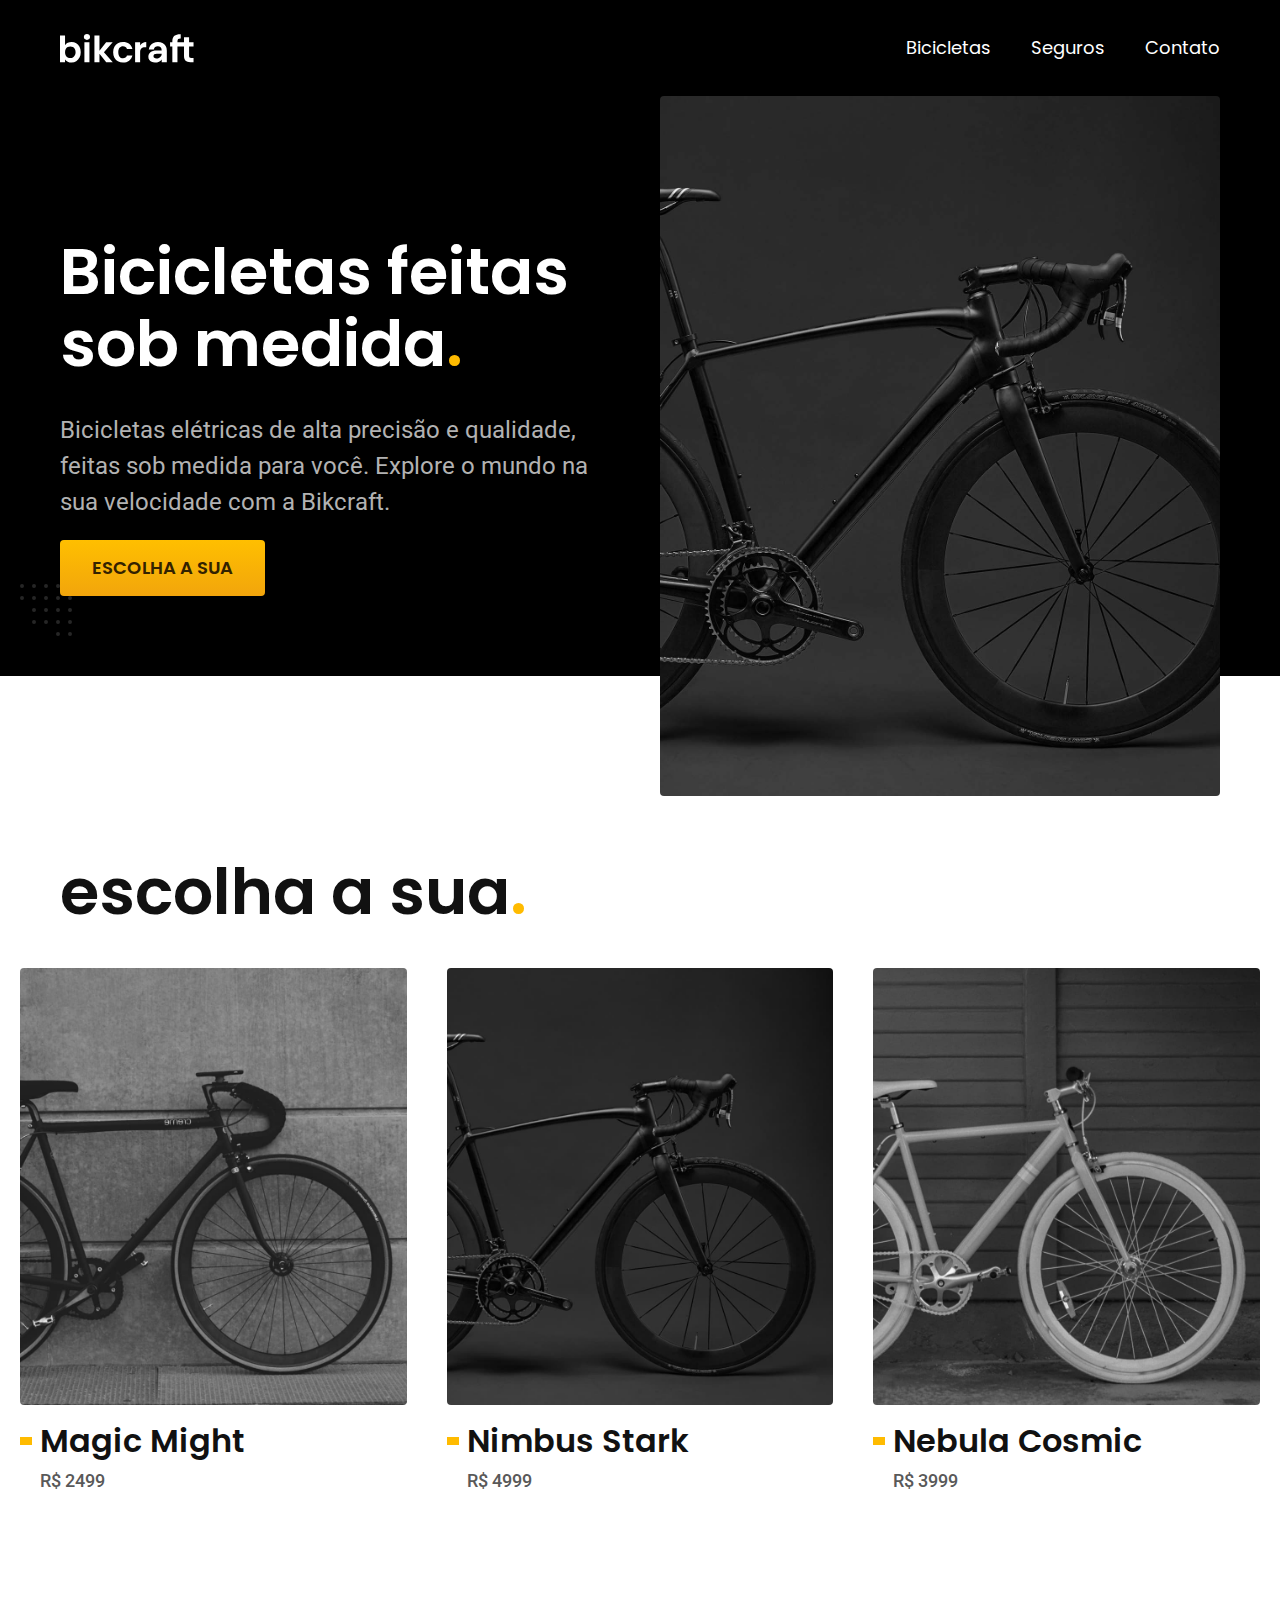
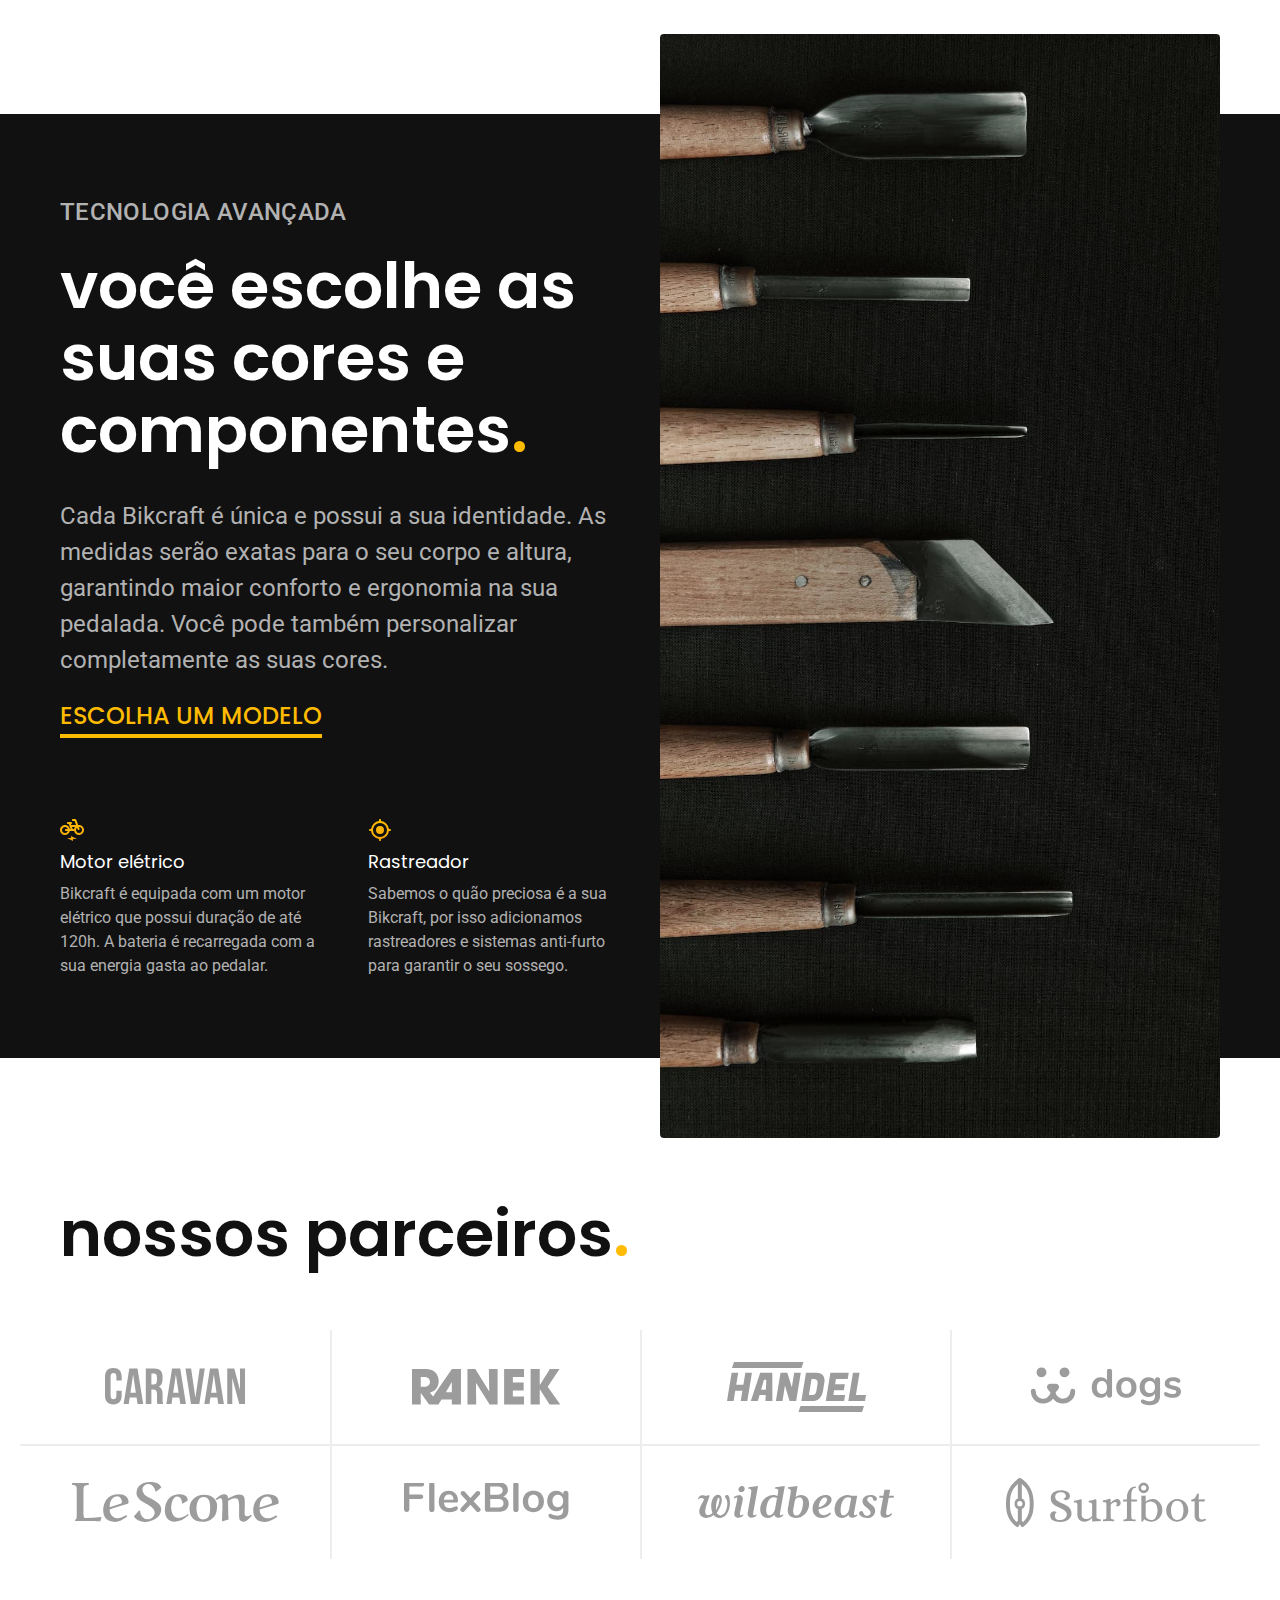
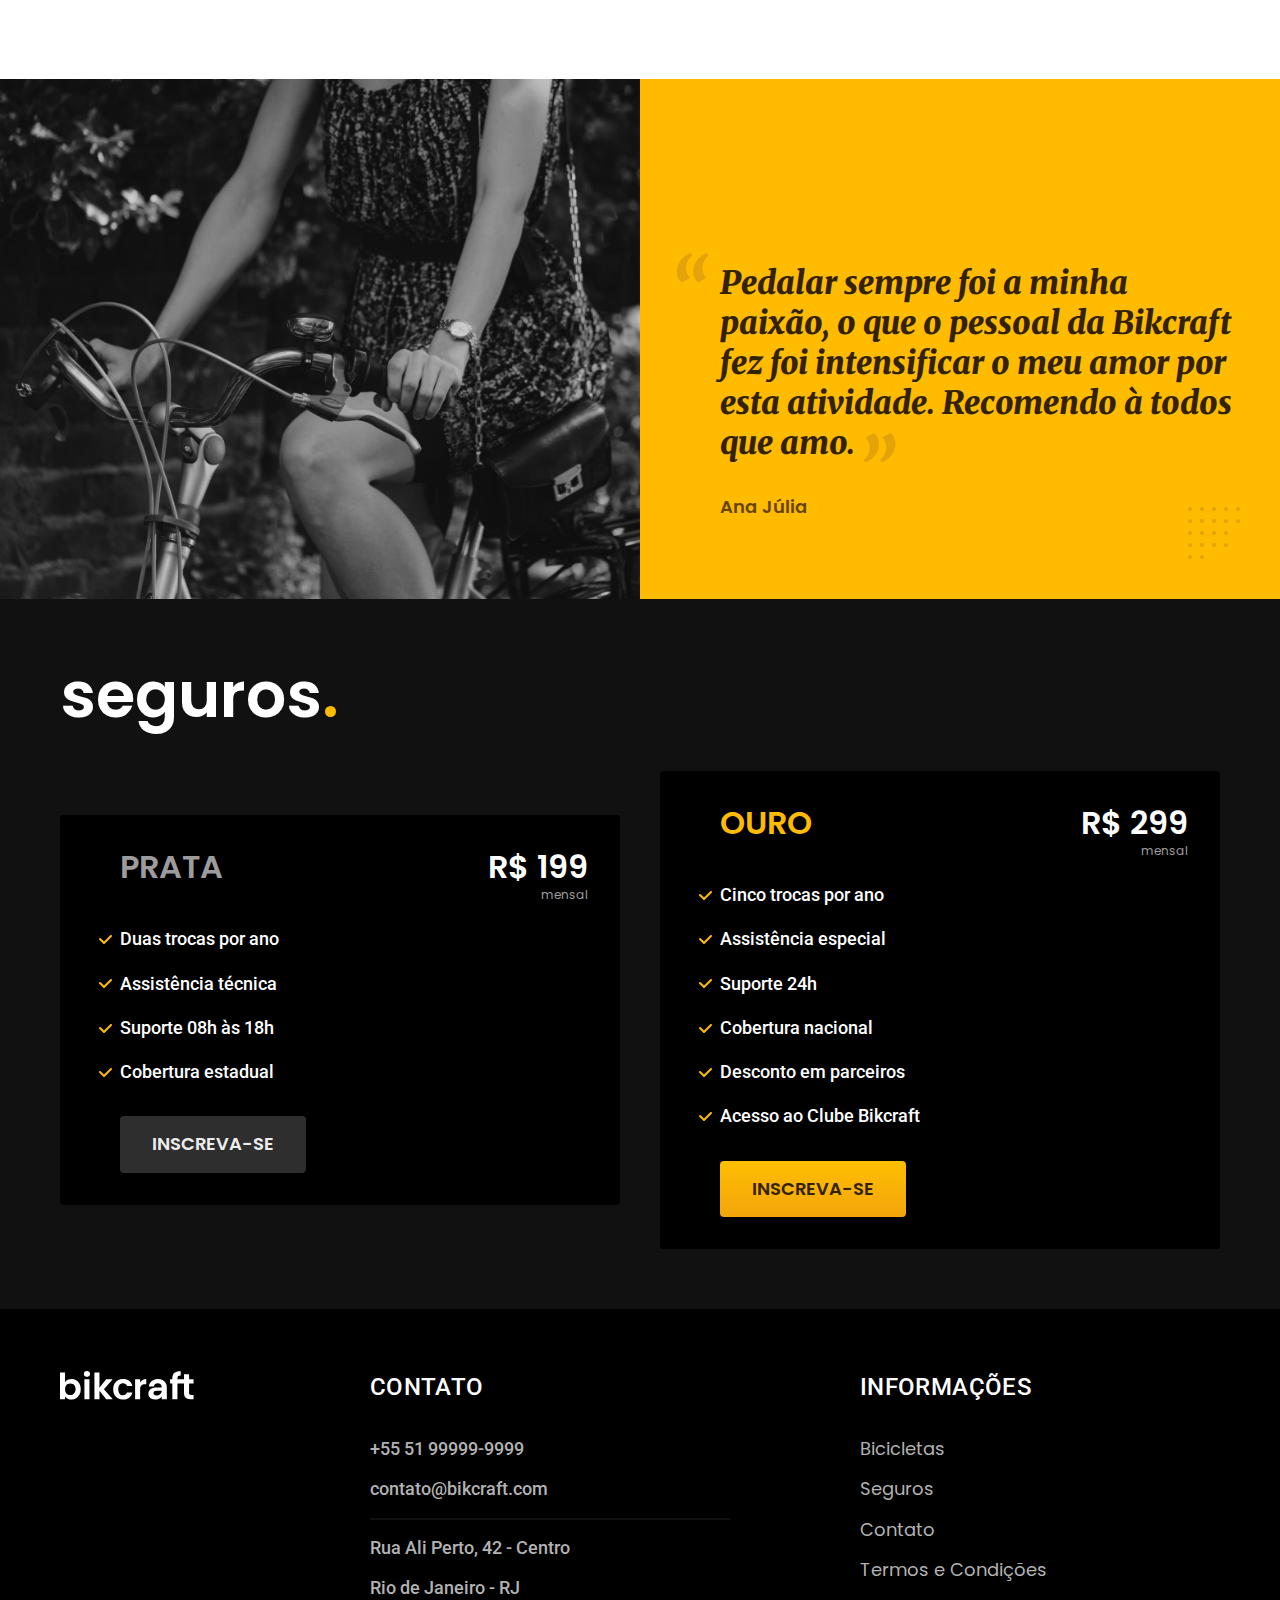
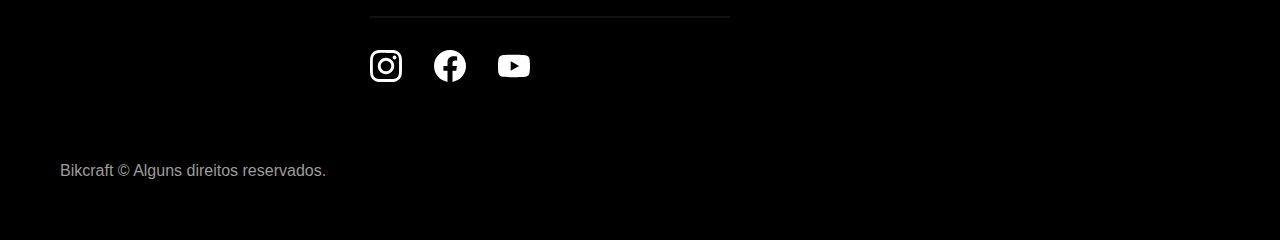
<file: index.html>
<!DOCTYPE html>
<html lang="pt-br">

<head>
    <title>Bikcraft - Bicicletas Eletricas</title>
    <meta name="description"
        content="Bicicletas elétricas de alta precisão e qualidade, feitas sob medida para você. Explore o mundo na sua velocidade com a Bikcraft.">
    <meta name="viewport" content="width=device-width, initial-scale=1.0">
    <meta charset="UTF-8">
    <link rel="preload" href="./css/style.css" as="style">
    <link rel="stylesheet" href="./css/style.css">
    <link rel="preconnect" href="https://fonts.googleapis.com">
    <link rel="preconnect" href="https://fonts.gstatic.com" crossorigin>
    <link
        href="https://fonts.googleapis.com/css2?family=Merriweather:ital,wght@1,900&family=Poppins:wght@400;600&family=Roboto:wght@400;500&display=swap"
        rel="stylesheet">
</head>

<body>

    <header class="header-bg">
        <div class="header container">
            <a href="./index.html">
                <img src="./img/bikcraft.svg" width="136" height="32" alt="Bikcraft">
            </a>
            <nav aria-label="primaria">
                <ul class="header-menu font-1-m cor-0">
                    <li><a href="./bicicletas.html">Bicicletas</a></li>
                    <li><a href="./seguros.html">Seguros</a></li>
                    <li><a href="./contato.html">Contato</a></li>
                </ul>
            </nav>
        </div>
    </header>

    <main class="introducao-bg">
        <div class="introducao container">
            <div class="introducao-conteudo">
                <h1 class="font-1-xxl cor-0">Bicicletas feitas sob medida<span class="cor-p1">.</span></h1>
                <p class="font-2-l cor-5">Bicicletas elétricas de alta precisão e qualidade, feitas sob medida
                    para você.
                    Explore o mundo na
                    sua
                    velocidade com a Bikcraft.</p>
                <a class="botao" href="./bicicletas.html">Escolha a sua</a>
            </div>
            <picture>
                <source media="(max-width: 800px)" srcset="./img/bicicletas/nimbus.jpg">
                <img src="./img/fotos/introducao.jpg" width="1280" height="1600" alt="Bicicleta elétrica preta">
            </picture>
        </div>
    </main>

    <article class="bicicletas-lista">
        <h2 class="container font-1-xxl">escolha a sua<span class="cor-p1">.</span></h2>

        <ul>
            <li>
                <a href="./bicicletas/magic.html">
                    <img src="./img/bicicletas/magic-home.jpg" width="920" height="1040" alt="Bicicleta preta">
                    <h3 class="font-1-xl">Magic Might</h3>
                    <span class="font-2-m cor-8">R$ 2499</span>
                </a>
            </li>
            <li>
                <a href="./bicicletas/nimbus.html">
                    <img src="./img/bicicletas/nimbus-home.jpg" width="920" height="1040" alt="Bicicleta preta">
                    <h3 class="font-1-xl">Nimbus Stark</h3>
                    <span class="font-2-m cor-8">R$ 4999</span>
                </a>
            </li>
            <li>
                <a href="./bicicletas/nebula.html">
                    <img src="./img/bicicletas/nebula-home.jpg" width="920" height="1040" alt="Bicicleta preta">
                    <h3 class="font-1-xl">Nebula Cosmic</h3>
                    <span class="font-2-m cor-8">R$ 3999</span>
                </a>
            </li>
        </ul>
    </article>

    <article class="tecnologia-bg">
        <div class="tecnologia container">
            <div class="tecnologia-conteudo">
                <span class="font-2-l-b cor-5">Tecnologia Avançada</span>
                <h2 class="font-1-xxl cor-0">você escolhe as suas cores e componentes<span class="cor-p1">.</span>
                </h2>
                <p class="font-2-l cor-5">Cada Bikcraft é única e possui a sua identidade. As medidas serão exatas para
                    o seu corpo e altura,
                    garantindo maior conforto e ergonomia na sua pedalada. Você pode também personalizar completamente
                    as suas cores.</p>
                <a class="link" href="./bicicletas.html">Escolha um modelo</a>
                <div class="tecnologia-vantagens">
                    <div>
                        <img src="./img/icones/eletrica.svg" width="24" height="24" alt="">
                        <h3 class="font-1-m cor-0">Motor elétrico</h3>
                        <p class="font-2-s cor-5"> Bikcraft é equipada com um motor elétrico que possui duração de até
                            120h.
                            A bateria é recarregada com a sua energia gasta ao pedalar.</p>
                    </div>
                    <div>
                        <img src="./img/icones/rastreador.svg" width="24" height="24" alt="">
                        <h3 class="font-1-m cor-0">Rastreador</h3>
                        <p class="font-2-s cor-5">Sabemos o quão preciosa é a sua Bikcraft, por isso adicionamos
                            rastreadores e sistemas anti-furto
                            para garantir o seu sossego.</p>
                    </div>
                </div>
            </div>
            <div class="tecnologia-imagem">
                <img src="./img/fotos/tecnologia.jpg" width="1200" height="1920" alt="">
            </div>
        </div>
    </article>
    <section class="parceiros" aria-label="Nossos parceiros">
        <h2 class="container font-1-xxl">nossos parceiros<span class="cor-p1">.</span></h2>
        <ul>
            <li><img src="./img/parceiros/caravan.svg" width="140" height="38" alt="caravan"></li>
            <li><img src="./img/parceiros/ranek.svg" width="149" height="36" alt="ranek"></li>
            <li><img src="./img/parceiros/handel.svg" width="139" height="50" alt="handel"></li>
            <li><img src="./img/parceiros/dogs.svg" width="152" height="39" alt="dogs"></li>
            <li><img src="./img/parceiros/lescone.svg" width="208" height="41" alt="lescone"></li>
            <li><img src="./img/parceiros/flexblog.svg" width="165" height="38" alt="flexblog"></li>
            <li><img src="./img/parceiros/wildbeast.svg" width="196" height="34" alt="wildbeast"></li>
            <li><img src="./img/parceiros/surfbot.svg" width="200" height="49" alt="surfbot"></li>
        </ul>
    </section>

    <section class="depoimento" aria-label="Depoimento">
        <div>
            <img src="./img/fotos/depoimento.jpg" width="1560" height="1360"
                alt="Pessoa pedalando uma bicicleta Bikcraft">
        </div>
        <div class="depoimento-conteudo">
            <blockquote class="font-1-xl cor-p5">
                <p>Pedalar sempre foi a minha paixão, o que o pessoal da Bikcraft fez foi intensificar o meu amor por
                    esta atividade. Recomendo à todos que amo.</p>
            </blockquote>
            <span class="font-1-m-b cor-p4">Ana Júlia</span>
        </div>
    </section>

    <article class="seguros-bg">
        <div class="seguros container">
            <h2 class="font-1-xxl cor-0">seguros<span class="cor-p1">.</span></h2>

            <div class="seguros-item">
                <h3 class="font-1-xl cor-6">PRATA</h3>
                <span class="font-1-xl cor-0">R$ 199 <span class="font-1-xs cor-6">mensal</span></span>
                <ul class="font-2-m cor-0">
                    <li>Duas trocas por ano</li>
                    <li>Assistência técnica</li>
                    <li>Suporte 08h às 18h</li>
                    <li>Cobertura estadual</li>
                </ul>
                <a class="botao secundario" href="./orcamento.html">Inscreva-se</a>
            </div>

            <div class="seguros-item">
                <h3 class="font-1-xl cor-p1">OURO</h3>
                <span class="font-1-xl cor-0">R$ 299 <span class="font-1-xs cor-6">mensal</span></span>
                <ul class="font-2-m cor-0">
                    <li>Cinco trocas por ano</li>
                    <li>Assistência especial</li>
                    <li>Suporte 24h</li>
                    <li>Cobertura nacional</li>
                    <li>Desconto em parceiros</li>
                    <li>Acesso ao Clube Bikcraft</li>
                </ul>
                <a class="botao" href="./orcamento.html">Inscreva-se</a>
            </div>
        </div>
    </article>

    <footer class="footer-bg">
        <div class="footer container">
            <img src="./img/bikcraft.svg" width="136" height="32" alt="bikcraft">
            <div class="footer-contato">
                <h3 class="font-2-l-b cor-0">Contato</h3>
                <ul class="cor-5 font-2-m">
                    <li><a href="tel:+5551999999999">+55 51 99999-9999</a></li>
                    <li><a href="mailto:contato@bikcraft.com">contato@bikcraft.com</a></li>
                    <li>Rua Ali Perto, 42 - Centro</li>
                    <li>Rio de Janeiro - RJ</li>
                </ul>
                <div class="footer-redes">
                    <a href="">
                        <img src="./img/redes/instagram.svg" width="32" height="32" alt=" Instagram">
                    </a>
                    <a href="">
                        <img src="./img/redes/facebook.svg" width="32" height="32" alt=" facebook">
                    </a>
                    <a href="">
                        <img src="./img/redes/youtube.svg" width="32" height="32" alt=" youtube">
                    </a>
                </div>
            </div>
            <div class="footer-info">
                <h3 class="font-2-l-b cor-0">Informações</h3>
                <nav>
                    <ul class="font-1-m cor-5">
                        <li><a href="./bicicletas.html">Bicicletas</a></li>
                        <li><a href="./seguros.html">Seguros</a></li>
                        <li><a href="./contato.html">Contato</a></li>
                        <li><a href="./termos.html">Termos e Condições</a></li>
                    </ul>
                </nav>
            </div>
            <p class="footer-copy font-2m cor-6">Bikcraft © Alguns direitos reservados.</p>
        </div>
    </footer>
</body>

</html>
</file>
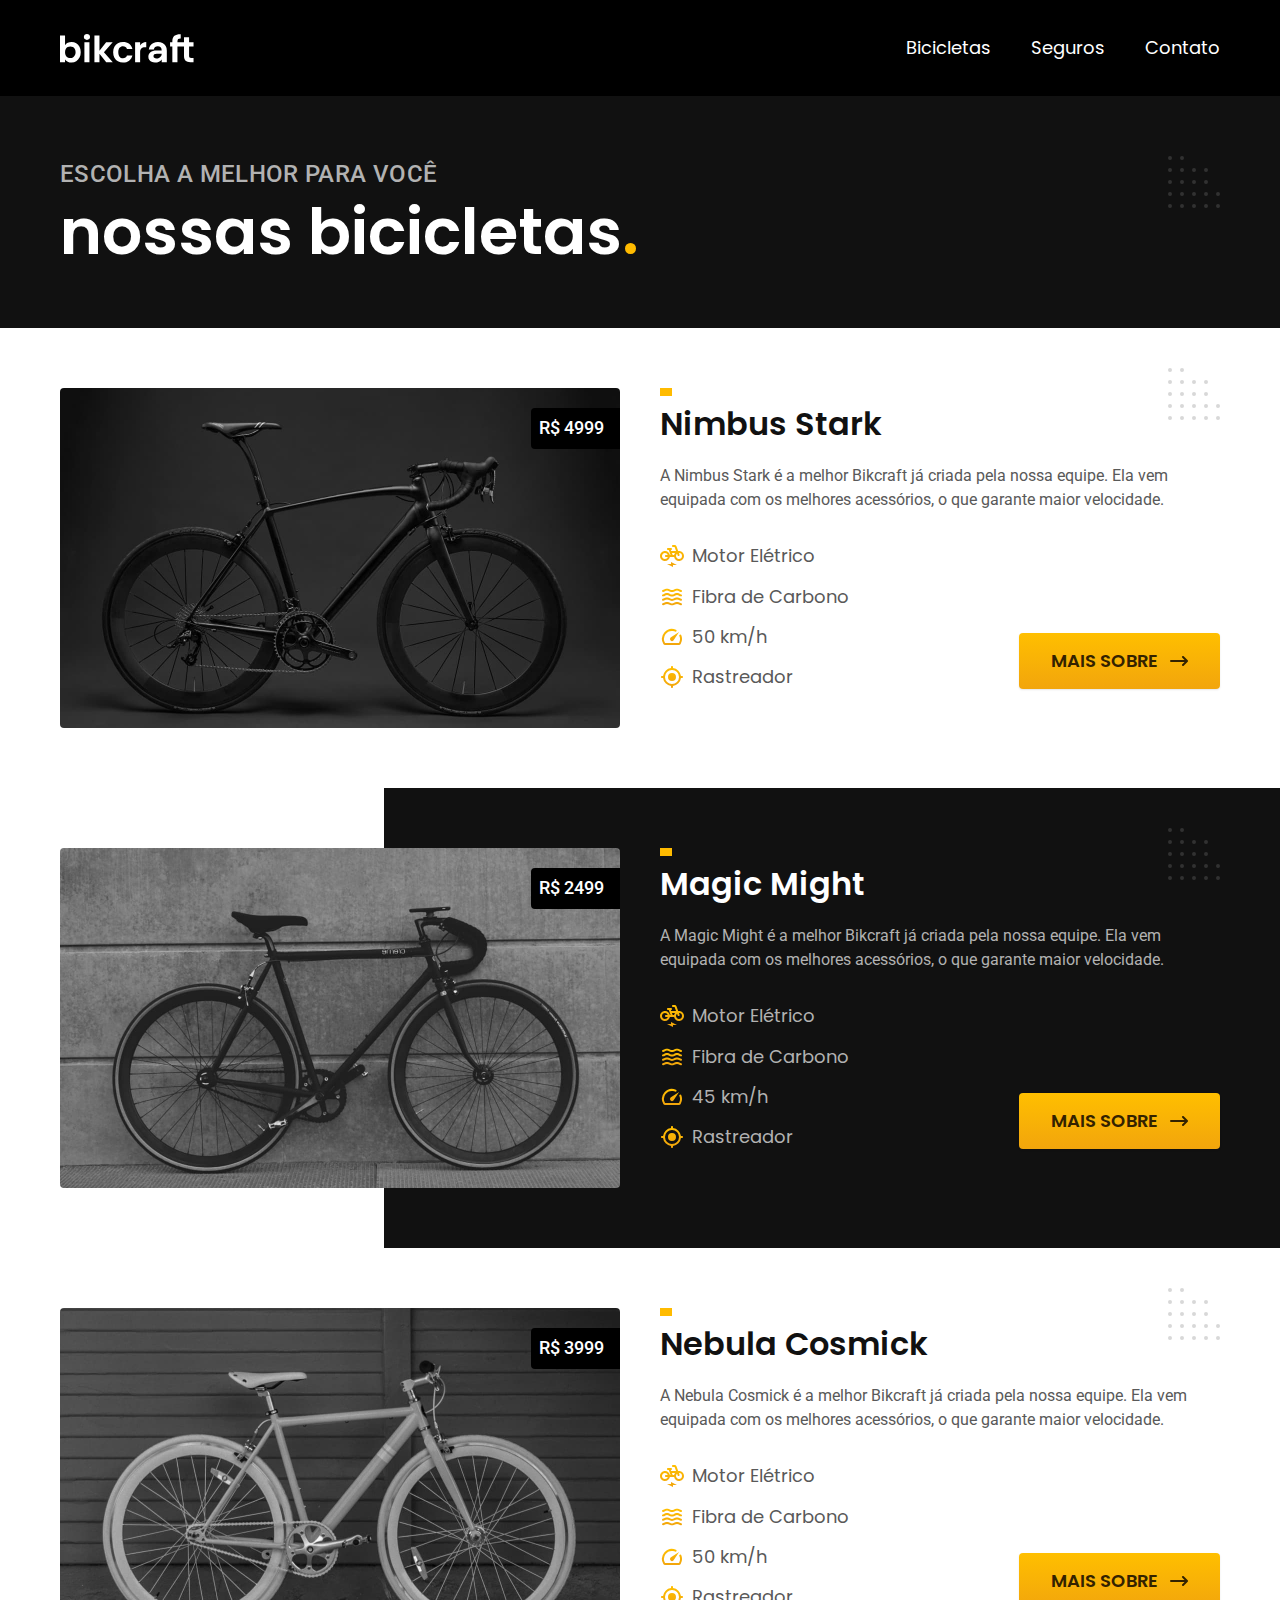
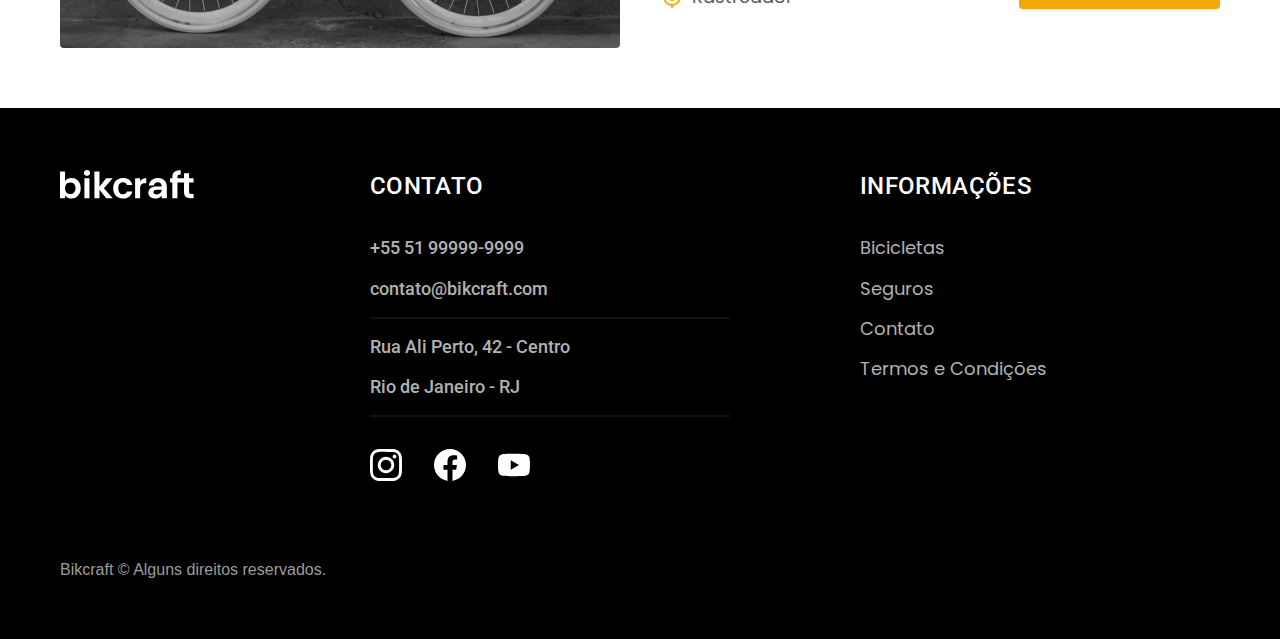
<file: bicicletas.html>
<!DOCTYPE html>
<html lang="pt-br">

<head>
    <title>Bicicletas | Bikcraft</title>
    <meta name="description" content="Bicicletas.">
    <meta name="viewport" content="width=device-width, initial-scale=1.0">
    <meta charset="UTF-8">
    <link rel="preload" href="./css/style.css" as="style">
    <link rel="stylesheet" href="./css/style.css">
    <link rel="preconnect" href="https://fonts.googleapis.com">
    <link rel="preconnect" href="https://fonts.gstatic.com" crossorigin>
    <link
        href="https://fonts.googleapis.com/css2?family=Merriweather:ital,wght@1,900&family=Poppins:wght@400;600&family=Roboto:wght@400;500&display=swap"
        rel="stylesheet">
</head>

<body id="bicicletas">

    <header class="header-bg">
        <div class="header container">
            <a href="./index.html"><img src="./img/bikcraft.svg" alt="Bikcraft"></a>
            <nav aria-label="primaria">
                <ul class="header-menu font-1-m cor-0">
                    <li><a href="./bicicletas.html">Bicicletas</a></li>
                    <li><a href="./seguros.html">Seguros</a></li>
                    <li><a href="./contato.html">Contato</a></li>
                </ul>
            </nav>
        </div>
    </header>

    <main>
        <div class="titulo-bg">
            <div class="titulo container">
                <p class="font-2-l-b cor-5">ESCOLHA A MELHOR PARA VOCÊ</p>
                <h1 class="font-1-xxl cor-0">nossas bicicletas<span class="cor-p1">.</span></h1>
            </div>
        </div>

        <div class="bicicletas-bg">
            <div class="bicicletas container">

                <div class="bicicletas-imagem">
                    <img src="./img/bicicletas/nimbus.jpg" alt="Bicicleta preta">
                    <span class="font-2-m cor-0">R$ 4999</span>
                </div>

                <div class="bicicletas-conteudo">
                    <h2 class="font-1-xl">Nimbus Stark</h2>
                    <p class="font-2-s cor-8">A Nimbus Stark é a melhor Bikcraft já criada pela nossa equipe. Ela vem
                        equipada com os melhores
                        acessórios, o que garante maior velocidade.</p>
                    <ul class="font-1-m cor-8">
                        <li>
                            <img src="./img/icones/eletrica.svg" alt="">
                            Motor Elétrico
                        </li>
                        <li>
                            <img src="./img/icones/carbono.svg" alt="">
                            Fibra de Carbono
                        </li>
                        <li>
                            <img src="./img/icones/velocidade.svg" alt="">
                            50 km/h
                        </li>
                        <li>
                            <img src="./img/icones/rastreador.svg" alt="">
                            Rastreador
                        </li>
                    </ul>
                    <a class="botao seta" href="./bicicletas/nimbus.html">Mais Sobre</a>
                </div>
            </div>
        </div>

        <div class="bicicletas-bg">
            <div class="bicicletas container">

                <div class="bicicletas-imagem">
                    <img src="./img/bicicletas/magic.jpg" alt="Bicicleta preta">
                    <span class="font-2-m cor-0">R$ 2499</span>
                </div>

                <div class="bicicletas-conteudo">
                    <h2 class="font-1-xl cor-0">Magic Might</h2>
                    <p class="font-2-s cor-5">A Magic Might é a melhor Bikcraft já criada pela nossa equipe. Ela vem
                        equipada com os melhores
                        acessórios, o que garante maior velocidade.</p>
                    <ul class="font-1-m cor-5">
                        <li>
                            <img src="./img/icones/eletrica.svg" alt="">
                            Motor Elétrico
                        </li>
                        <li>
                            <img src="./img/icones/carbono.svg" alt="">
                            Fibra de Carbono
                        </li>
                        <li>
                            <img src="./img/icones/velocidade.svg" alt="">
                            45 km/h
                        </li>
                        <li>
                            <img src="./img/icones/rastreador.svg" alt="">
                            Rastreador
                        </li>
                    </ul>
                    <a class="botao seta" href="./bicicletas/magic.html">Mais Sobre</a>
                </div>
            </div>
        </div>

        <div class="bicicletas-bg">
            <div class="bicicletas container">

                <div class="bicicletas-imagem">
                    <img src="./img/bicicletas/nebula.jpg" alt="Bicicleta preta">
                    <span class="font-2-m cor-0">R$ 3999</span>
                </div>

                <div class="bicicletas-conteudo">
                    <h2 class="font-1-xl">Nebula Cosmick</h2>
                    <p class="font-2-s cor-8">A Nebula Cosmick é a melhor Bikcraft já criada pela nossa equipe. Ela vem
                        equipada com os melhores
                        acessórios, o que garante maior velocidade.</p>
                    <ul class="font-1-m cor-8">
                        <li>
                            <img src="./img/icones/eletrica.svg" alt="">
                            Motor Elétrico
                        </li>
                        <li>
                            <img src="./img/icones/carbono.svg" alt="">
                            Fibra de Carbono
                        </li>
                        <li>
                            <img src="./img/icones/velocidade.svg" alt="">
                            50 km/h
                        </li>
                        <li>
                            <img src="./img/icones/rastreador.svg" alt="">
                            Rastreador
                        </li>
                    </ul>
                    <a class="botao seta" href="./bicicletas/nebula.html">Mais Sobre</a>
                </div>
            </div>
        </div>
    </main>

    <footer class="footer-bg">
        <div class="footer container">
            <img src="./img/bikcraft.svg" alt="bikcraft">
            <div class="footer-contato">
                <h3 class="font-2-l-b cor-0">Contato</h3>
                <ul class="cor-5 font-2-m">
                    <li><a href="tel:+5551999999999">+55 51 99999-9999</a></li>
                    <li><a href="mailto:contato@bikcraft.com">contato@bikcraft.com</a></li>
                    <li>Rua Ali Perto, 42 - Centro</li>
                    <li>Rio de Janeiro - RJ</li>
                </ul>
                <div class="footer-redes">
                    <a href="">
                        <img src="./img/redes/instagram.svg" alt=" Instagram">
                    </a>
                    <a href="">
                        <img src="./img/redes/facebook.svg" alt=" facebook">
                    </a>
                    <a href="">
                        <img src="./img/redes/youtube.svg" alt=" youtube">
                    </a>
                </div>
            </div>
            <div class="footer-info">
                <h3 class="font-2-l-b cor-0">Informações</h3>
                <nav>
                    <ul class="font-1-m cor-5">
                        <li><a href="./bicicletas.html">Bicicletas</a></li>
                        <li><a href="./seguros.html">Seguros</a></li>
                        <li><a href="./contato.html">Contato</a></li>
                        <li><a href="./termos.html">Termos e Condições</a></li>
                    </ul>
                </nav>
            </div>
            <p class="footer-copy font-2m cor-6">Bikcraft © Alguns direitos reservados.</p>
        </div>
    </footer>
</body>

</html>
</file>
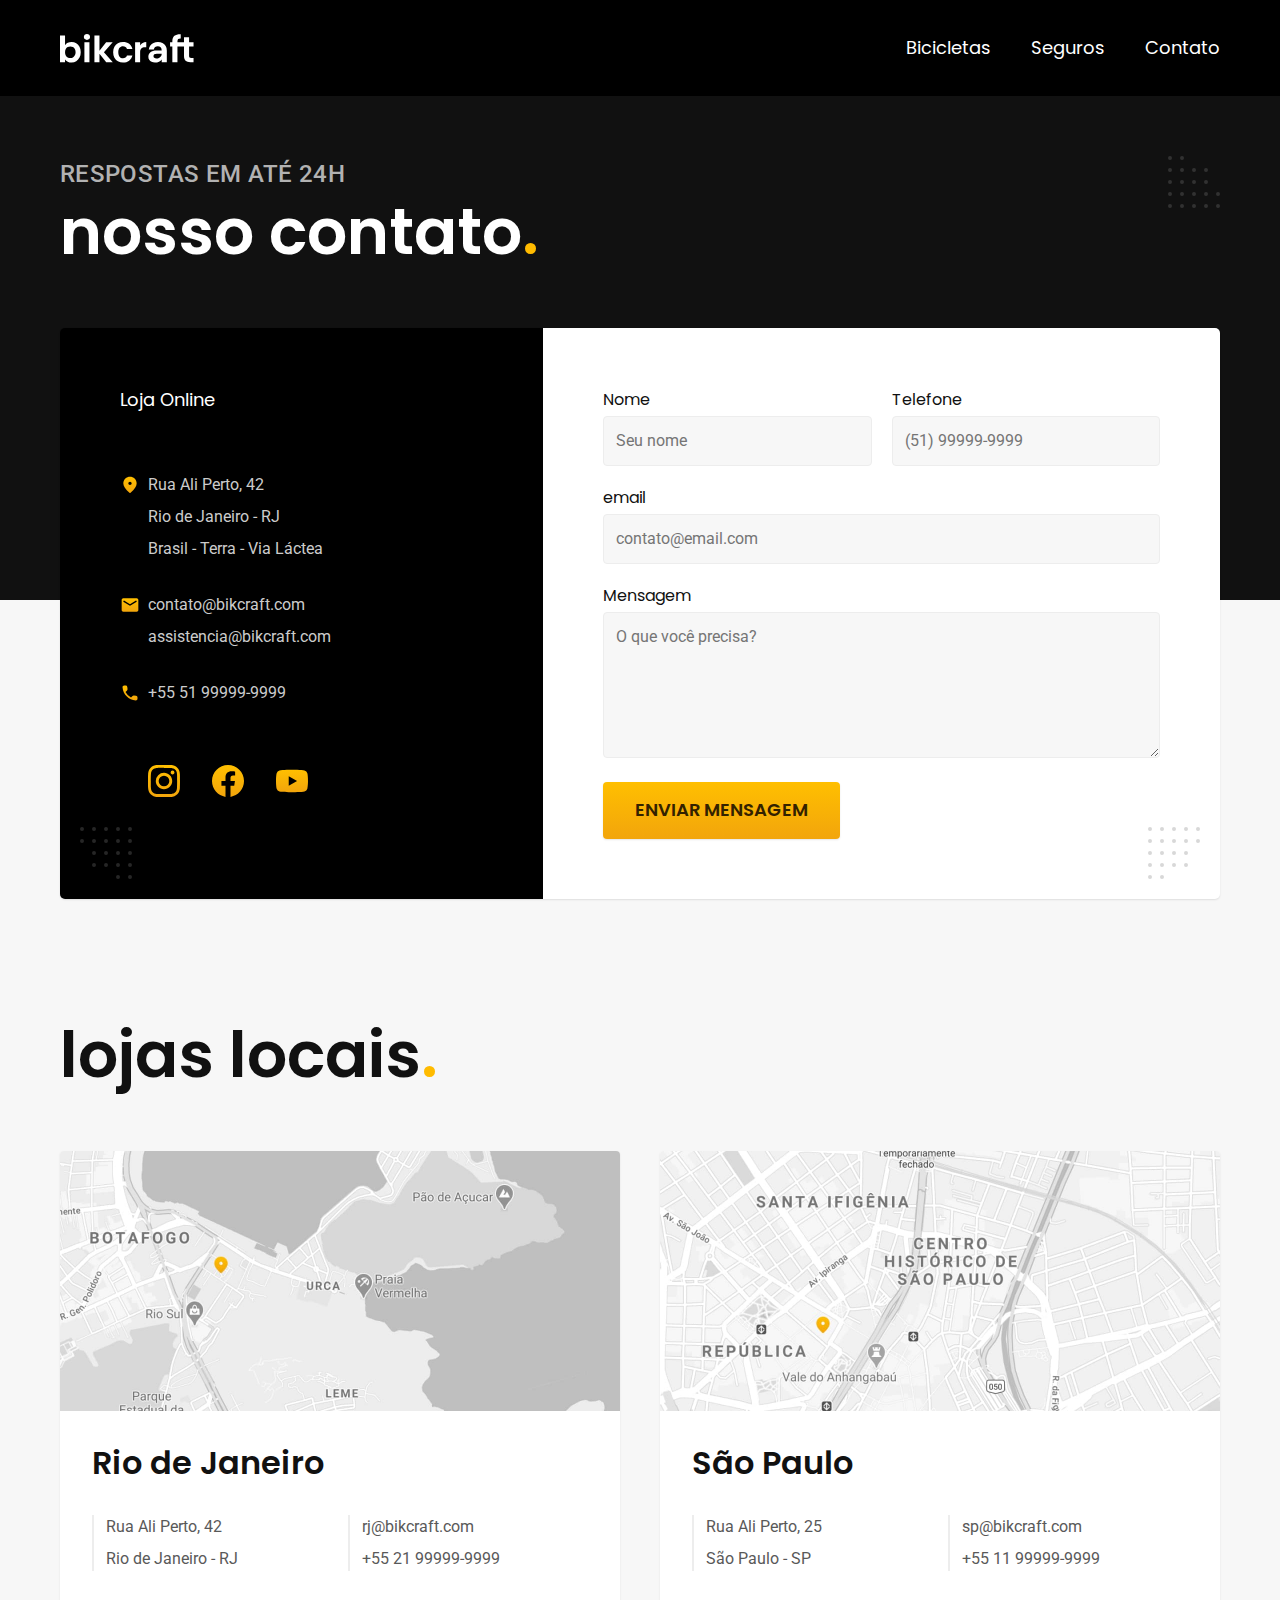
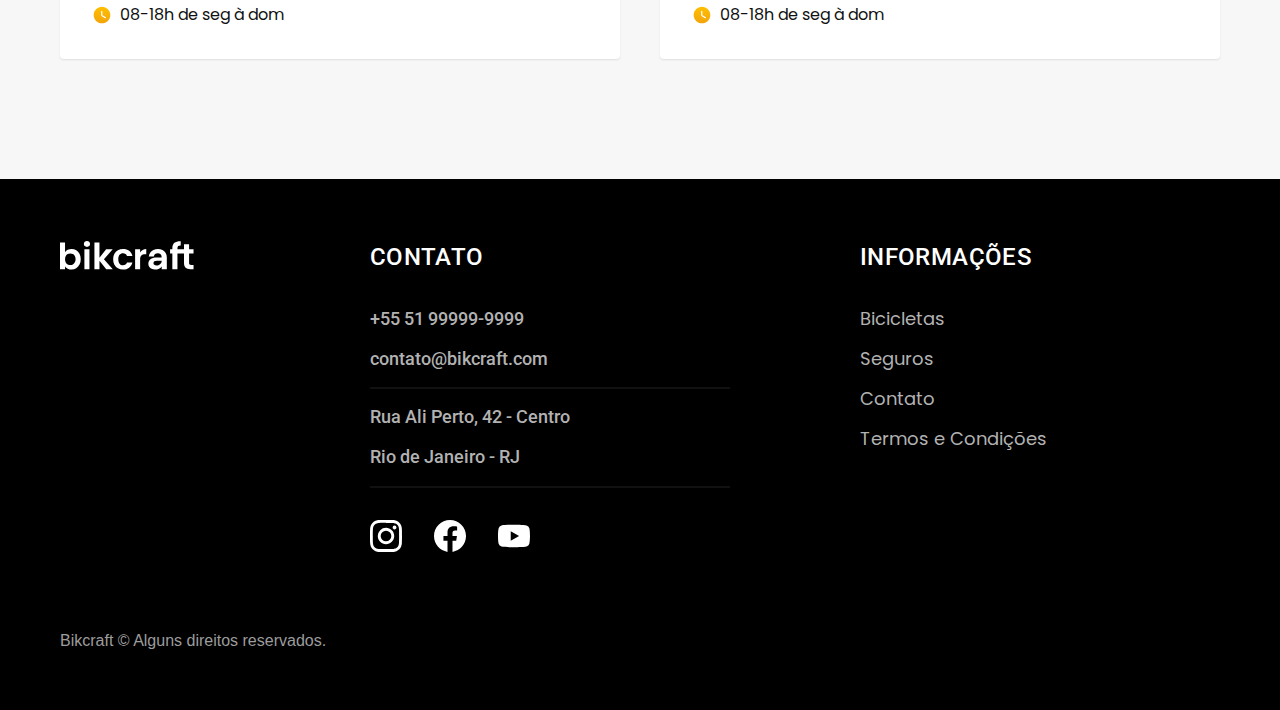
<file: contato.html>
<!DOCTYPE html>
<html lang="pt-br">

<head>
    <title>Contato | Bikcraft</title>
    <meta name="description" content="Contato">
    <meta name="viewport" content="width=device-width, initial-scale=1.0">
    <meta charset="UTF-8">
    <link rel="preload" href="./css/style.css" as="style">
    <link rel="stylesheet" href="./css/style.css">
    <link rel="preconnect" href="https://fonts.googleapis.com">
    <link rel="preconnect" href="https://fonts.gstatic.com" crossorigin>
    <link
        href="https://fonts.googleapis.com/css2?family=Merriweather:ital,wght@1,900&family=Poppins:wght@400;600&family=Roboto:wght@400;500&display=swap"
        rel="stylesheet">
</head>

<body id="contato">

    <header class="header-bg">
        <div class="header container">
            <a href="./index.html"><img src="./img/bikcraft.svg" alt="Bikcraft"></a>
            <nav aria-label="primaria">
                <ul class="header-menu font-1-m cor-0">
                    <li><a href="./bicicletas.html">Bicicletas</a></li>
                    <li><a href="./seguros.html">Seguros</a></li>
                    <li><a href="./contato.html">Contato</a></li>
                </ul>
            </nav>
        </div>
    </header>

    <main>
        <div class="titulo-bg">
            <div class="titulo container">
                <p class="font-2-l-b cor-5">RESPOSTAS EM ATÉ 24H</p>
                <h1 class="font-1-xxl cor-0">nosso contato<span class="cor-p1">.</span></h1>
            </div>
        </div>

        <div class="contato container">
            <section class="contato-dados" aria-label="Endereço">
                <h2 class="font-1-m cor-0">Loja Online</h2>
                <div class="contato-endereco font-2-s cor-4">
                    <p>Rua Ali Perto, 42</p>
                    <p>Rio de Janeiro - RJ</p>
                    <p>Brasil - Terra - Via Láctea</p>
                </div>
                <address class="contato-meios font-2-s cor-4">
                    <a href="mailto:contato@bikcraft.com">contato@bikcraft.com</a>
                    <a href="mailto:assistencia@bikcraft.com">assistencia@bikcraft.com</a>
                    <a href="tel:+5551999999999">+55 51 99999-9999</a>
                </address>
                <div class="contato-redes">
                    <a href="">
                        <img src="./img/redes/instagram-p.svg" alt=" Instagram">
                    </a>
                    <a href="">
                        <img src="./img/redes/facebook-p.svg" alt=" facebook">
                    </a>
                    <a href="">
                        <img src="./img/redes/youtube-p.svg" alt=" youtube">
                    </a>
                </div>
            </section>

            <section class="contato-formulario" aria-label="Formulário">
                <form class="form" action="./contato.html">
                    <div>
                        <label for="nome">Nome</label>
                        <input type="text" id="nome" name="nome" placeholder="Seu nome">
                    </div>
                    <div>
                        <label for="telefone">Telefone</label>
                        <input type="text" id="telefone" name="telefone" placeholder="(51) 99999-9999">
                    </div>
                    <div class="col-2">
                        <label for="email">email</label>
                        <input type="email" id="email" name="email" placeholder="contato@email.com">
                    </div>
                    <div class="col-2">
                        <label for="mensagem">Mensagem</label>
                        <textarea rows="5" id=" mensagem" name="mensagem" placeholder="O que você precisa?"></textarea>
                    </div>
                    <button class="botao col-2">Enviar Mensagem</button>
                </form>
            </section>
        </div>
    </main>

    <article class="lojas container">
        <h2 class="font-1-xxl"">lojas locais<span class=" cor-p1">.</span></h2>
        <div class=" lojas-item">
            <img src="./img/lojas/rj.jpg" alt="mapa rj">
            <div class="lojas-conteudo">
                <h3 class="font-1-xl">Rio de Janeiro</h3>
                <div class="lojas-dados font-2-s cor-8">
                    <p>Rua Ali Perto, 42</p>
                    <p>Rio de Janeiro - RJ</p>
                </div>
                <div class="lojas-dados font-2-s cor-8">
                    <a href="mailto:rj@bikcraft.com">rj@bikcraft.com</a>
                    <a href="tel:+5521999999999">+55 21 99999-9999</a>
                </div>
                <p class="lojas-tempo font-1-s"><img src="./img/icones/horario.svg" alt="">08-18h de seg à dom</p>
            </div>
        </div>

        <div class=" lojas-item">
            <img src="./img/lojas/sp.jpg" alt="mapa sp">
            <div class="lojas-conteudo">
                <h3 class="font-1-xl">São Paulo</h3>
                <div class="lojas-dados font-2-s cor-8">
                    <p>Rua Ali Perto, 25</p>
                    <p>São Paulo - SP</p>
                </div>
                <div class="lojas-dados font-2-s cor-8">
                    <a href="mailto:sp@bikcraft.com">sp@bikcraft.com</a>
                    <a href="tel:+5511999999999">+55 11 99999-9999</a>
                </div>
                <p class="lojas-tempo font-1-s"><img src="./img/icones/horario.svg" alt="">08-18h de seg à dom</p>
            </div>
        </div>
    </article>

    <footer class=" footer-bg">
        <div class="footer container">
            <img src="./img/bikcraft.svg" alt="bikcraft">
            <div class="footer-contato">
                <h3 class="font-2-l-b cor-0">Contato</h3>
                <ul class="cor-5 font-2-m">
                    <li><a href="tel:+5551999999999">+55 51 99999-9999</a></li>
                    <li><a href="mailto:contato@bikcraft.com">contato@bikcraft.com</a></li>
                    <li>Rua Ali Perto, 42 - Centro</li>
                    <li>Rio de Janeiro - RJ</li>
                </ul>
                <div class="footer-redes">
                    <a href="">
                        <img src="./img/redes/instagram.svg" alt=" Instagram">
                    </a>
                    <a href="">
                        <img src="./img/redes/facebook.svg" alt=" facebook">
                    </a>
                    <a href="">
                        <img src="./img/redes/youtube.svg" alt=" youtube">
                    </a>
                </div>
            </div>
            <div class="footer-info">
                <h3 class="font-2-l-b cor-0">Informações</h3>
                <nav>
                    <ul class="font-1-m cor-5">
                        <li><a href="./bicicletas.html">Bicicletas</a></li>
                        <li><a href="./seguros.html">Seguros</a></li>
                        <li><a href="./contato.html">Contato</a></li>
                        <li><a href="./termos.html">Termos e Condições</a></li>
                    </ul>
                </nav>
            </div>
            <p class="footer-copy font-2m cor-6">Bikcraft © Alguns direitos reservados.</p>
        </div>
    </footer>
</body>

</html>
</file>
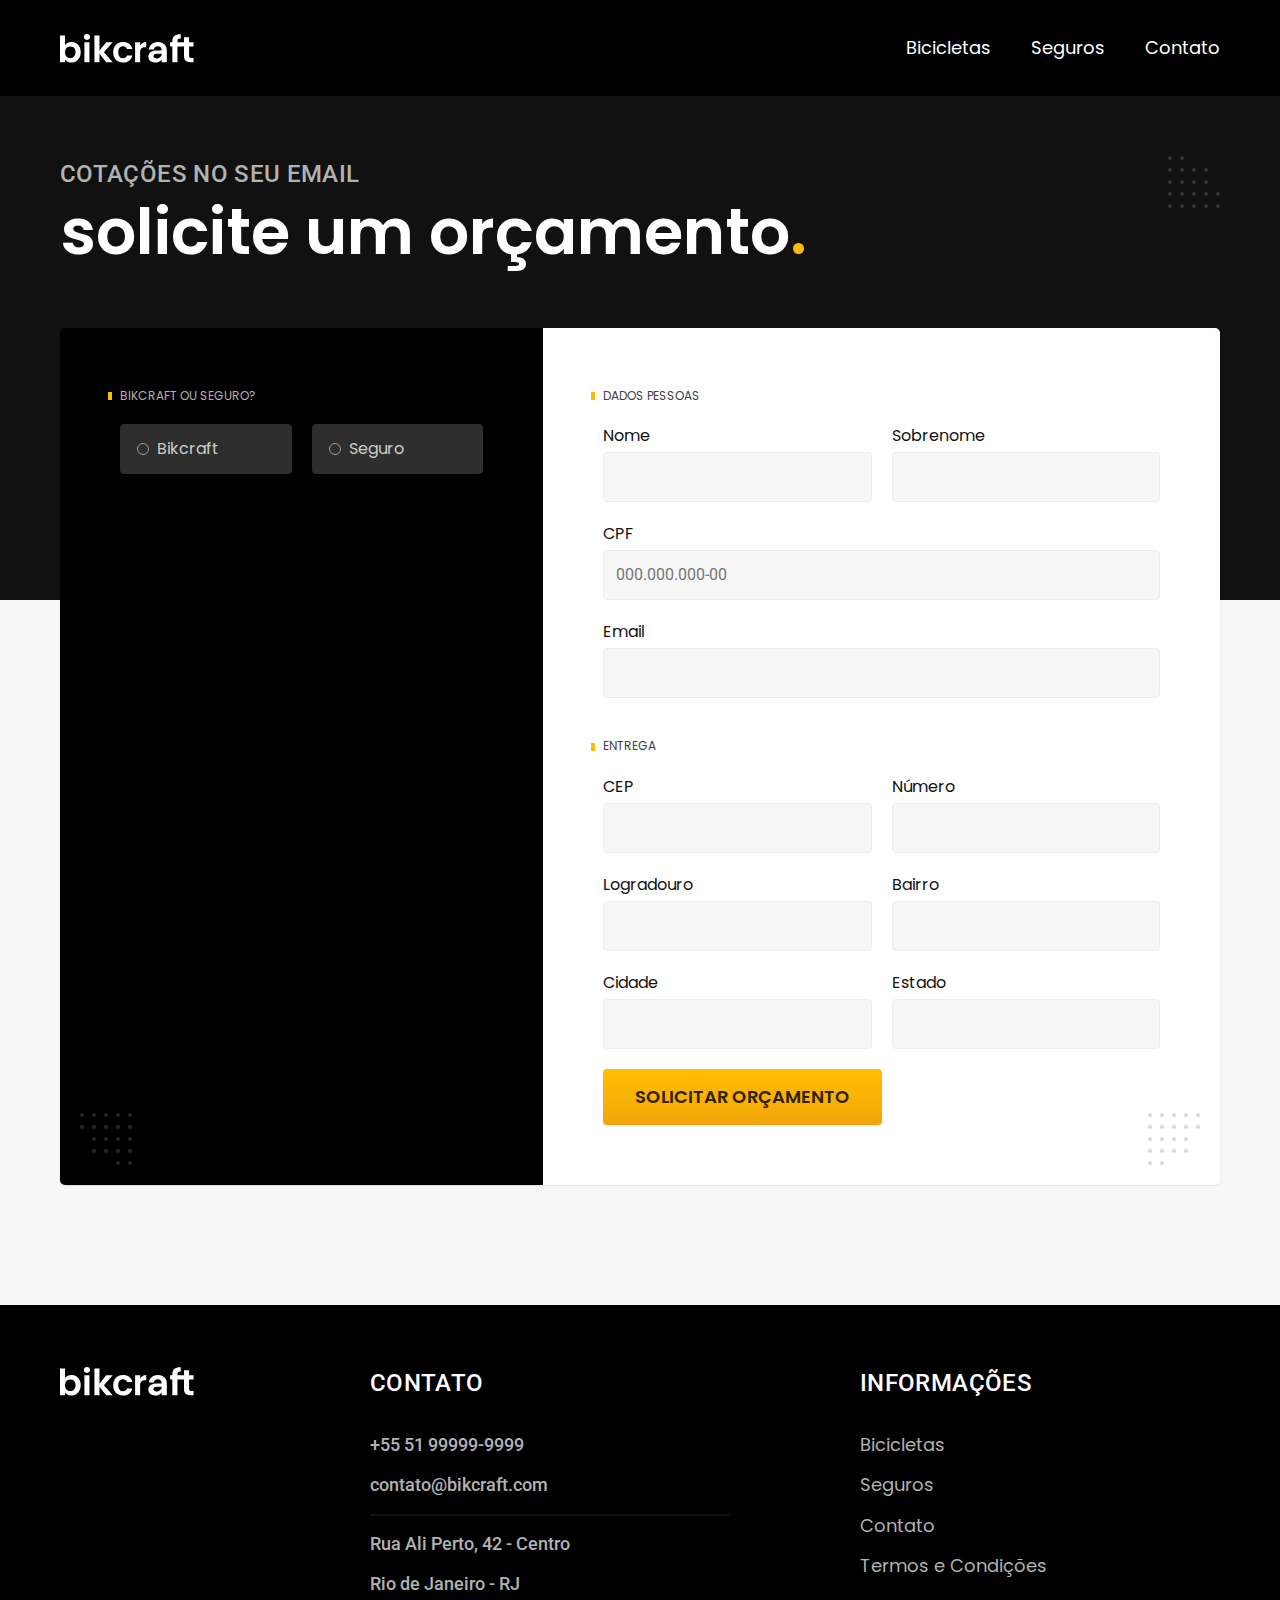
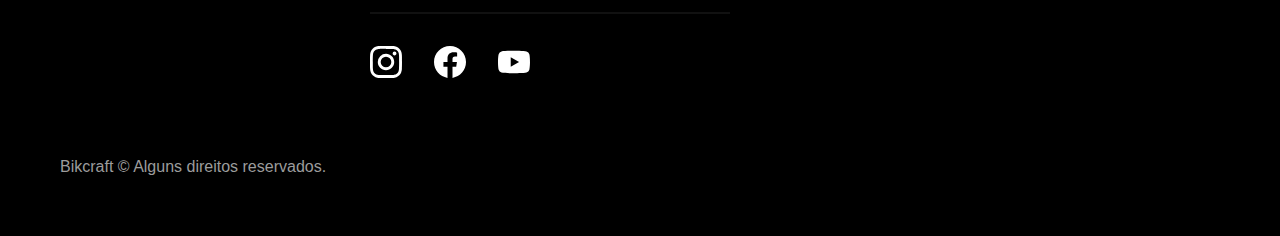
<file: orcamento.html>
<!DOCTYPE html>
<html lang="pt-br">

<head>
    <title>Orçamento | Bikcraft</title>
    <meta name="description" content="Orçamento.">
    <meta name="viewport" content="width=device-width, initial-scale=1.0">
    <meta charset="UTF-8">
    <link rel="preload" href="./css/style.css" as="style">
    <link rel="stylesheet" href="./css/style.css">
    <link rel="preconnect" href="https://fonts.googleapis.com">
    <link rel="preconnect" href="https://fonts.gstatic.com" crossorigin>
    <link
        href="https://fonts.googleapis.com/css2?family=Merriweather:ital,wght@1,900&family=Poppins:wght@400;600&family=Roboto:wght@400;500&display=swap"
        rel="stylesheet">
</head>

<body id="orcamento">

    <header class="header-bg">
        <div class="header container">
            <a href="./index.html"><img src="./img/bikcraft.svg" alt="Bikcraft"></a>
            <nav aria-label="primaria">
                <ul class="header-menu font-1-m cor-0">
                    <li><a href="./bicicletas.html">Bicicletas</a></li>
                    <li><a href="./seguros.html">Seguros</a></li>
                    <li><a href="./contato.html">Contato</a></li>
                </ul>
            </nav>
        </div>
    </header>

    <main>
        <div class="titulo-bg">
            <div class="titulo container">
                <p class="font-2-l-b cor-5">COTAÇÕES NO SEU EMAIL</p>
                <h1 class="font-1-xxl cor-0">solicite um orçamento<span class="cor-p1">.</span></h1>
            </div>
        </div>

        <form class="orcamento container" action="./">
            <div class="orcamento-produto">
                <h2 class="font-1-xs cor-5">Bikcraft ou Seguro?</h2>

                <input type="radio" name="tipo" value="bikcraft" id="bikcraft">
                <label for="bikcraft">Bikcraft</label>

                <input type="radio" name="tipo" value="seguro" id="seguro">
                <label for="seguro">Seguro</label>

                <div class="orcamento-conteudo" id="orcamento-bikcraft">
                    <h2 class="font-1-xs cor-5">Escolha a sua (BIKCRAFT)</h2>

                    <input type="radio" name="produto" value="nimbus" id="nimbus">
                    <label for="nimbus">Nimbus Stark <span>R$ 4999</span></label>

                    <div class="orcamento-detalhes">
                        <ul class="font-1-xs cor-8">
                            <li><img src="./img/icones/eletrica.svg" alt="">Motor Elétrico</li>
                            <li><img src="./img/icones/carbono.svg" alt="">Fibra de Carbono</li>
                            <li><img src="./img/icones/velocidade.svg" alt="">50 km/h</li>
                            <li><img src="./img/icones/rastreador.svg" alt="">Rastreador</li>
                        </ul>
                        <img src="./img/bicicletas/nimbus.jpg" alt="Bicicleta preta">
                    </div>

                    <input type="radio" name="produto" value="magic" id="magic">
                    <label for="magic">Magic Might <span>R$ 2499</span></label>

                    <div class="orcamento-detalhes">
                        <ul class="font-1-xs cor-8">
                            <li><img src="./img/icones/eletrica.svg" alt="">Motor Elétrico</li>
                            <li><img src="./img/icones/carbono.svg" alt="">Fibra de Carbono</li>
                            <li><img src="./img/icones/velocidade.svg" alt="">45 km/h</li>
                            <li><img src="./img/icones/rastreador.svg" alt="">Rastreador</li>
                        </ul>
                        <img src="./img/bicicletas/magic.jpg" alt="Bicicleta preta">
                    </div>

                    <input type="radio" name="produto" value="nebula" id="nebula">
                    <label for="nebula">Nebula Cosmic <span>R$ 3999</span></label>

                    <div class="orcamento-detalhes">
                        <ul class="font-1-xs cor-8">
                            <li><img src="./img/icones/eletrica.svg" alt="">Motor Elétrico</li>
                            <li><img src="./img/icones/carbono.svg" alt="">Fibra de Carbono</li>
                            <li><img src="./img/icones/velocidade.svg" alt="">50 km/h</li>
                            <li><img src="./img/icones/rastreador.svg" alt="">Rastreador</li>
                        </ul>
                        <img src="./img/bicicletas/nebula.jpg" alt="Bicicleta branca">
                    </div>
                </div>

                <div class="orcamento-conteudo" id="orcamento-seguro">
                    <h2 class="font-1-xs cor-5">Escolha o plano</h2>

                    <input type="radio" name="produto" value="prata" id="prata">
                    <label for="prata">Prata <span>R$ 199</span></label>

                    <input type="radio" name="produto" value="ouro" id="ouro">
                    <label for="ouro">Ouro <span>R$ 299</span></label>
                </div>
            </div>
            <div class="orcamento-dados form">

                <h2 class="font-1-xs cor-9 col-2">dados pessoas</h2>

                <div>
                    <label for="nome">Nome</label>
                    <input type="text" id="nome" name="nome">
                </div>
                <div>
                    <label for="sobrenome">Sobrenome</label>
                    <input type="text" id="sobrenome" name="sobrenome">
                </div>
                <div class="col-2">
                    <label for="cpf">CPF</label>
                    <input type="text" id="cpf" name="cpf" placeholder="000.000.000-00">
                </div>
                <div class="col-2">
                    <label for="email">Email</label>
                    <input type="email" id="email" name="email">
                </div>

                <h2 class="font-1-xs cor-9 col-2">entrega</h2>

                <div>
                    <label for="cep">CEP</label>
                    <input type="text" id="cep" name="cep">
                </div>
                <div>
                    <label for="numero">Número</label>
                    <input type="text" id="numero" name="numero">
                </div>
                <div>
                    <label for="logradouro">Logradouro</label>
                    <input type="text" id="logradouro" name="logradouro">
                </div>
                <div>
                    <label for="bairro">Bairro</label>
                    <input type="text" id="bairro" name="bairro">
                </div>
                <div>
                    <label for="cidade">Cidade</label>
                    <input type="text" id="cidade" name="cidade">
                </div>
                <div>
                    <label for="estado">Estado</label>
                    <input type="text" id="estado" name="estado">
                </div>
                <button class="botao col-2">Solicitar Orçamento</button>
            </div>
        </form>

    </main>

    <footer class="footer-bg">
        <div class="footer container">
            <img src="./img/bikcraft.svg" alt="bikcraft">
            <div class="footer-contato">
                <h3 class="font-2-l-b cor-0">Contato</h3>
                <ul class="cor-5 font-2-m">
                    <li><a href="tel:+5551999999999">+55 51 99999-9999</a></li>
                    <li><a href="mailto:contato@bikcraft.com">contato@bikcraft.com</a></li>
                    <li>Rua Ali Perto, 42 - Centro</li>
                    <li>Rio de Janeiro - RJ</li>
                </ul>
                <div class="footer-redes">
                    <a href="">
                        <img src="./img/redes/instagram.svg" alt=" Instagram">
                    </a>
                    <a href="">
                        <img src="./img/redes/facebook.svg" alt=" facebook">
                    </a>
                    <a href="">
                        <img src="./img/redes/youtube.svg" alt=" youtube">
                    </a>
                </div>
            </div>
            <div class="footer-info">
                <h3 class="font-2-l-b cor-0">Informações</h3>
                <nav>
                    <ul class="font-1-m cor-5">
                        <li><a href="./bicicletas.html">Bicicletas</a></li>
                        <li><a href="./seguros.html">Seguros</a></li>
                        <li><a href="./contato.html">Contato</a></li>
                        <li><a href="./termos.html">Termos e Condições</a></li>
                    </ul>
                </nav>
            </div>
            <p class="footer-copy font-2m cor-6">Bikcraft © Alguns direitos reservados.</p>
        </div>
    </footer>
</body>

</html>
</file>
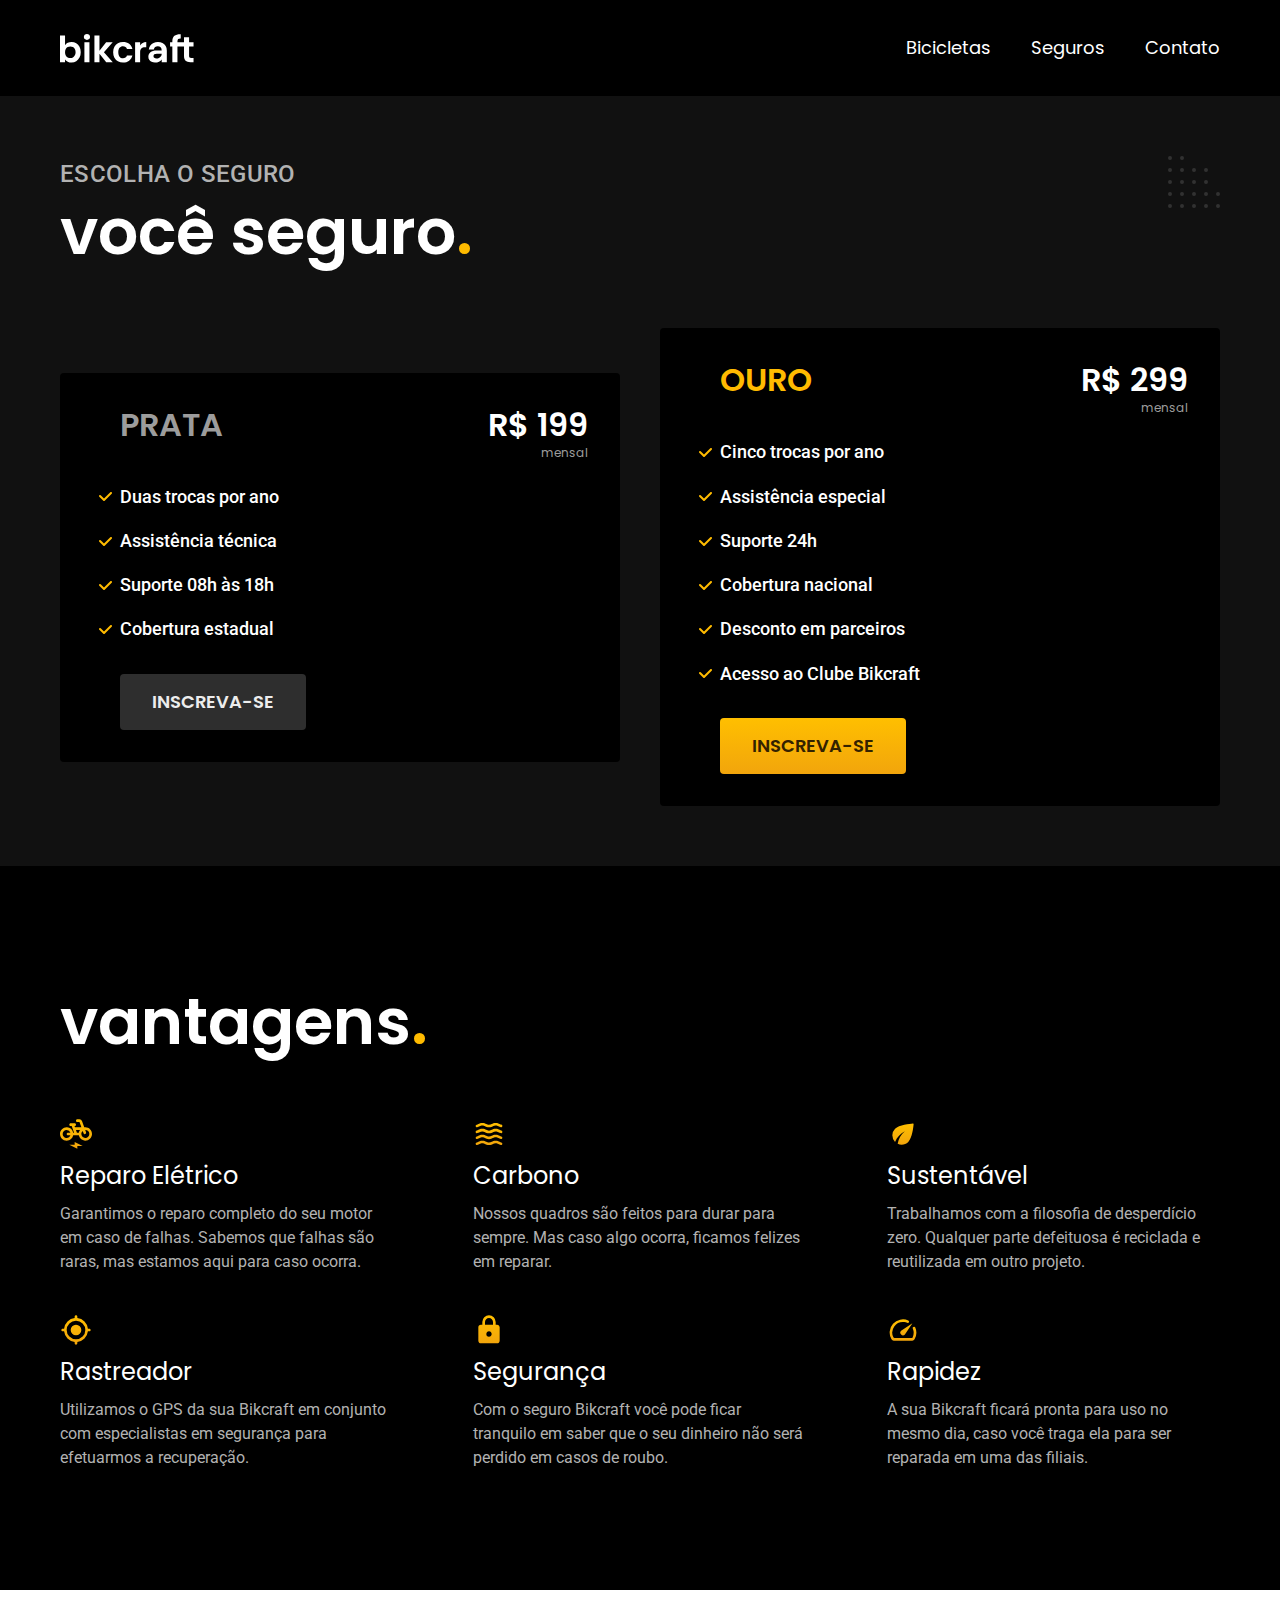
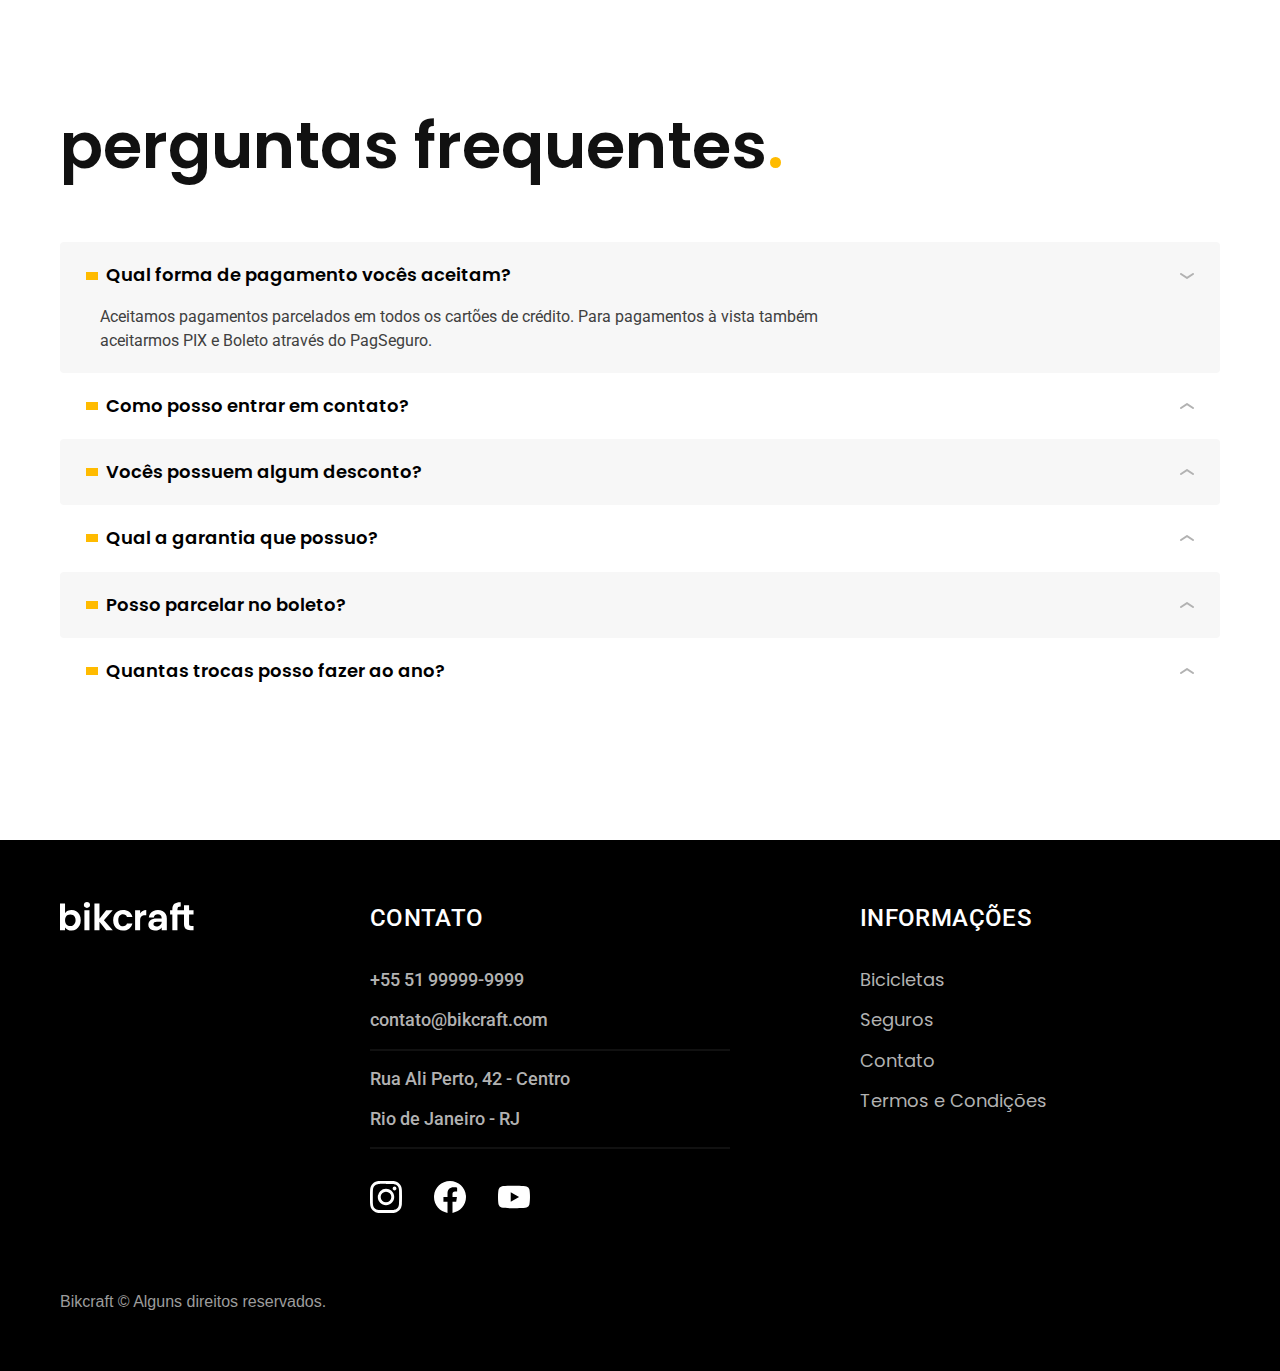
<file: seguros.html>
<!DOCTYPE html>
<html lang="pt-br">

<head>
    <title>Seguros | Bikcraft</title>
    <meta name="description" content="Seguros.">
    <meta name="viewport" content="width=device-width, initial-scale=1.0">
    <meta charset="UTF-8">
    <link rel="preload" href="./css/style.css" as="style">
    <link rel="stylesheet" href="./css/style.css">
    <link rel="preconnect" href="https://fonts.googleapis.com">
    <link rel="preconnect" href="https://fonts.gstatic.com" crossorigin>
    <link
        href="https://fonts.googleapis.com/css2?family=Merriweather:ital,wght@1,900&family=Poppins:wght@400;600&family=Roboto:wght@400;500&display=swap"
        rel="stylesheet">
</head>

<body id="seguros">

    <header class="header-bg">
        <div class="header container">
            <a href="./index.html"><img src="./img/bikcraft.svg" alt="Bikcraft"></a>
            <nav aria-label="primaria">
                <ul class="header-menu font-1-m cor-0">
                    <li><a href="./bicicletas.html">Bicicletas</a></li>
                    <li><a href="./seguros.html">Seguros</a></li>
                    <li><a href="./contato.html">Contato</a></li>
                </ul>
            </nav>
        </div>
    </header>

    <main class="seguros-bg">
        <div class="titulo-bg">
            <div class="titulo container">
                <p class="font-2-l-b cor-5">Escolha o seguro</p>
                <h1 class="font-1-xxl cor-0">você seguro<span class="cor-p1">.</span></h1>
            </div>
        </div>

        <div class="seguros container">
            <div class="seguros-item">
                <h3 class="font-1-xl cor-6">PRATA</h3>
                <span class="font-1-xl cor-0">R$ 199 <span class="font-1-xs cor-6">mensal</span></span>
                <ul class="font-2-m cor-0">
                    <li>Duas trocas por ano</li>
                    <li>Assistência técnica</li>
                    <li>Suporte 08h às 18h</li>
                    <li>Cobertura estadual</li>
                </ul>
                <a class="botao secundario" href="./orcamento.html?tipo=seguro&produto=prata">Inscreva-se</a>
            </div>

            <div class="seguros-item">
                <h3 class="font-1-xl cor-p1">OURO</h3>
                <span class="font-1-xl cor-0">R$ 299 <span class="font-1-xs cor-6">mensal</span></span>
                <ul class="font-2-m cor-0">
                    <li>Cinco trocas por ano</li>
                    <li>Assistência especial</li>
                    <li>Suporte 24h</li>
                    <li>Cobertura nacional</li>
                    <li>Desconto em parceiros</li>
                    <li>Acesso ao Clube Bikcraft</li>
                </ul>
                <a class="botao" href="./orcamento.html?tipo=seguro&produto=ouro">Inscreva-se</a>
            </div>
        </div>

    </main>

    <article class="vantagens-bg">
        <div class="vantagens container">
            <h2 class="font-1-xxl cor-0">vantagens<span class="cor-p1">.</span></h2>
            <ul>
                <li>
                    <img src="./img/icones/eletrica.svg" alt="">
                    <h3 class="font-1-l cor-0">Reparo Elétrico</h3>
                    <p class="font-2-s cor-5">Garantimos o reparo completo do seu motor em caso de falhas. Sabemos que
                        falhas são raras, mas
                        estamos aqui para caso ocorra.</p>
                </li>
                <li>
                    <img src="./img/icones/carbono.svg" alt="">
                    <h3 class="font-1-l cor-0">Carbono</h3>
                    <p class="font-2-s cor-5">Nossos quadros são feitos para durar para sempre. Mas caso algo ocorra,
                        ficamos felizes em reparar.</p>
                </li>
                <li>
                    <img src="./img/icones/sustentavel.svg" alt="">
                    <h3 class="font-1-l cor-0">Sustentável</h3>
                    <p class="font-2-s cor-5">Trabalhamos com a filosofia de desperdício zero. Qualquer parte defeituosa
                        é reciclada e reutilizada em outro projeto.</p>
                </li>
                <li>
                    <img src="./img/icones/rastreador.svg" alt="">
                    <h3 class="font-1-l cor-0">Rastreador</h3>
                    <p class="font-2-s cor-5">Utilizamos o GPS da sua Bikcraft em conjunto com especialistas em
                        segurança para efetuarmos a recuperação.</p>
                </li>
                <li>
                    <img src="./img/icones/seguro.svg" alt="">
                    <h3 class="font-1-l cor-0">Segurança</h3>
                    <p class="font-2-s cor-5">Com o seguro Bikcraft você pode ficar tranquilo em saber que o seu
                        dinheiro não será perdido em casos de roubo.</p>
                </li>
                <li>
                    <img src="./img/icones/velocidade.svg" alt="">
                    <h3 class="font-1-l cor-0">Rapidez</h3>
                    <p class="font-2-s cor-5">A sua Bikcraft ficará pronta para uso no mesmo dia, caso você traga ela
                        para ser reparada em uma das filiais.</p>
                </li>
            </ul>
        </div>
    </article>

    <article class="perguntas container">
        <h2 class="font-1-xxl">perguntas frequentes<span class="cor-p1">.</span></h2>

        <dl>
            <div>
                <dt><button class="font-1-m-b" aria-controls="pergunta1" aria-expanded="true">Qual forma de pagamento
                        vocês aceitam?</button></dt>
                <dd id="pergunta1" class="font-2-s cor-9 ativa">Aceitamos pagamentos parcelados em todos os cartões de
                    crédito. Para
                    pagamentos à vista também aceitarmos PIX e Boleto através do PagSeguro.</dd>
            </div>
            <div>
                <dt><button class="font-1-m-b" aria-controls="pergunta2" aria-expanded="false">Como posso entrar em
                        contato?</button></dt>
                <dd id="pergunta2" class="font-2-s cor-9">Aceitamos pagamentos parcelados em todos os cartões de
                    crédito. Para
                    pagamentos à vista também aceitarmos PIX e Boleto através do PagSeguro.</dd>
            </div>
            <div>
                <dt><button class="font-1-m-b" aria-controls="pergunta3" aria-expanded="false">Vocês possuem algum
                        desconto?</button></dt>
                <dd id="pergunta3" class="font-2-s cor-9">Aceitamos pagamentos parcelados em todos os cartões de
                    crédito. Para
                    pagamentos à vista também aceitarmos PIX e Boleto através do PagSeguro.</dd>
            </div>
            <div>
                <dt><button class="font-1-m-b" aria-controls="pergunta4" aria-expanded="false">Qual a garantia que
                        possuo?</button></dt>
                <dd id="pergunta4" class="font-2-s cor-9">Aceitamos pagamentos parcelados em todos os cartões de
                    crédito. Para
                    pagamentos à vista também aceitarmos PIX e Boleto através do PagSeguro.</dd>
            </div>
            <div>
                <dt><button class="font-1-m-b" aria-controls="pergunta5" aria-expanded="false">Posso parcelar no
                        boleto?</button></dt>
                <dd id="pergunta5" class="font-2-s cor-9">Aceitamos pagamentos parcelados em todos os cartões de
                    crédito. Para
                    pagamentos à vista também aceitarmos PIX e Boleto através do PagSeguro.</dd>
            </div>
            <div>
                <dt><button class="font-1-m-b" aria-controls="pergunta6" aria-expanded="false">Quantas trocas posso
                        fazer ao ano?</button></dt>
                <dd id="pergunta6" class="font-2-s cor-9">Aceitamos pagamentos parcelados em todos os cartões de
                    crédito. Para
                    pagamentos à vista também aceitarmos PIX e Boleto através do PagSeguro.</dd>
            </div>
        </dl>
    </article>

    <footer class="footer-bg">
        <div class="footer container">
            <img src="./img/bikcraft.svg" alt="bikcraft">
            <div class="footer-contato">
                <h3 class="font-2-l-b cor-0">Contato</h3>
                <ul class="cor-5 font-2-m">
                    <li><a href="tel:+5551999999999">+55 51 99999-9999</a></li>
                    <li><a href="mailto:contato@bikcraft.com">contato@bikcraft.com</a></li>
                    <li>Rua Ali Perto, 42 - Centro</li>
                    <li>Rio de Janeiro - RJ</li>
                </ul>
                <div class="footer-redes">
                    <a href="">
                        <img src="./img/redes/instagram.svg" alt=" Instagram">
                    </a>
                    <a href="">
                        <img src="./img/redes/facebook.svg" alt=" facebook">
                    </a>
                    <a href="">
                        <img src="./img/redes/youtube.svg" alt=" youtube">
                    </a>
                </div>
            </div>
            <div class="footer-info">
                <h3 class="font-2-l-b cor-0">Informações</h3>
                <nav>
                    <ul class="font-1-m cor-5">
                        <li><a href="./bicicletas.html">Bicicletas</a></li>
                        <li><a href="./seguros.html">Seguros</a></li>
                        <li><a href="./contato.html">Contato</a></li>
                        <li><a href="./termos.html">Termos e Condições</a></li>
                    </ul>
                </nav>
            </div>
            <p class="footer-copy font-2m cor-6">Bikcraft © Alguns direitos reservados.</p>
        </div>
    </footer>
    <script src="./js/script.js"></script>
</body>

</html>
</file>
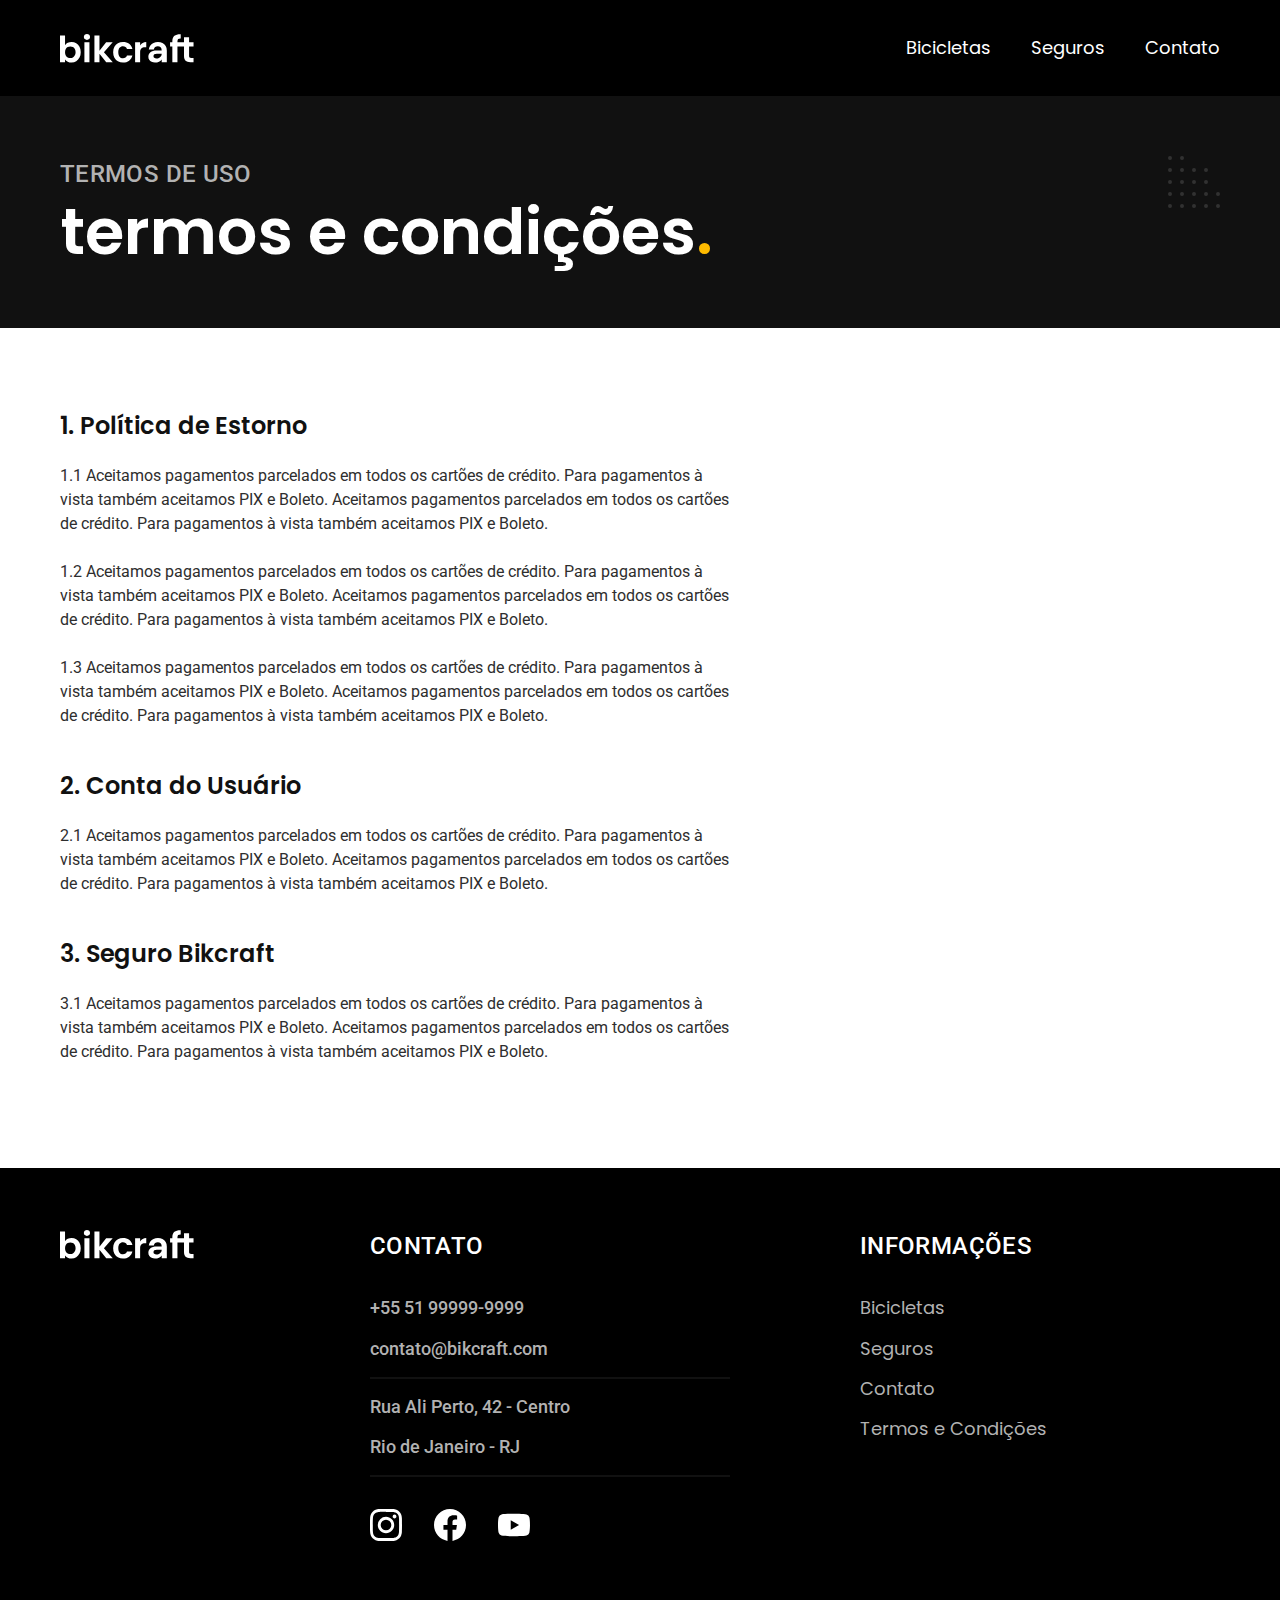
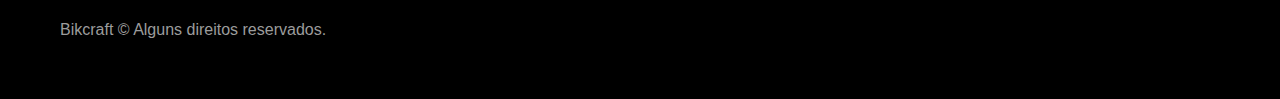
<file: termos.html>
<!DOCTYPE html>
<html lang="pt-br">

<head>
    <title>Termos e Condições | Bikcraft</title>
    <meta name="description" content="Termos e Condições.">
    <meta name="viewport" content="width=device-width, initial-scale=1.0">
    <meta charset="UTF-8">
    <link rel="preload" href="./css/style.css" as="style">
    <link rel="stylesheet" href="./css/style.css">
    <link rel="preconnect" href="https://fonts.googleapis.com">
    <link rel="preconnect" href="https://fonts.gstatic.com" crossorigin>
    <link
        href="https://fonts.googleapis.com/css2?family=Merriweather:ital,wght@1,900&family=Poppins:wght@400;600&family=Roboto:wght@400;500&display=swap"
        rel="stylesheet">
</head>

<body id="termos">

    <header class="header-bg">
        <div class="header container">
            <a href="./index.html"><img src="./img/bikcraft.svg" alt="Bikcraft"></a>
            <nav aria-label="primaria">
                <ul class="header-menu font-1-m cor-0">
                    <li><a href="./bicicletas.html">Bicicletas</a></li>
                    <li><a href="./seguros.html">Seguros</a></li>
                    <li><a href="./contato.html">Contato</a></li>
                </ul>
            </nav>
        </div>
    </header>

    <main>
        <div class="titulo-bg">
            <div class="titulo container">
                <p class="font-2-l-b cor-5">Termos de uso</p>
                <h1 class="font-1-xxl cor-0">termos e condições<span class="cor-p1">.</span></h1>
            </div>
        </div>

        <div class="termos container font-2-s cor-10">
            <h2 class="font-1-l cor-11">1. Política de Estorno</h2>
            <p>1.1 Aceitamos pagamentos parcelados em todos os cartões de crédito. Para pagamentos à vista também
                aceitamos PIX e Boleto. Aceitamos pagamentos parcelados em todos os cartões de crédito. Para pagamentos
                à vista também aceitamos PIX e Boleto.</p>
            <p>1.2 Aceitamos pagamentos parcelados em todos os cartões de crédito. Para pagamentos à vista também
                aceitamos PIX e Boleto. Aceitamos pagamentos parcelados em todos os cartões de crédito. Para pagamentos
                à vista também aceitamos PIX e Boleto.</p>
            <p>1.3 Aceitamos pagamentos parcelados em todos os cartões de crédito. Para pagamentos à vista também
                aceitamos PIX e Boleto. Aceitamos pagamentos parcelados em todos os cartões de crédito. Para pagamentos
                à vista também aceitamos PIX e Boleto.</p>
            <h2 class="font-1-l cor-11">2. Conta do Usuário</h2>
            <p>2.1 Aceitamos pagamentos parcelados em todos os cartões de crédito. Para pagamentos à vista também
                aceitamos PIX e Boleto. Aceitamos pagamentos parcelados em todos os cartões de crédito. Para pagamentos
                à vista também aceitamos PIX e Boleto.</p>
            <h2 class="font-1-l cor-11">3. Seguro Bikcraft</h2>
            <p>3.1 Aceitamos pagamentos parcelados em todos os cartões de crédito. Para pagamentos à vista também
                aceitamos PIX e Boleto. Aceitamos pagamentos parcelados em todos os cartões de crédito. Para pagamentos
                à vista também aceitamos PIX e Boleto.</p>
        </div>
    </main>

    <footer class="footer-bg">
        <div class="footer container">
            <img src="./img/bikcraft.svg" alt="bikcraft">
            <div class="footer-contato">
                <h3 class="font-2-l-b cor-0">Contato</h3>
                <ul class="cor-5 font-2-m">
                    <li><a href="tel:+5551999999999">+55 51 99999-9999</a></li>
                    <li><a href="mailto:contato@bikcraft.com">contato@bikcraft.com</a></li>
                    <li>Rua Ali Perto, 42 - Centro</li>
                    <li>Rio de Janeiro - RJ</li>
                </ul>
                <div class="footer-redes">
                    <a href="">
                        <img src="./img/redes/instagram.svg" alt=" Instagram">
                    </a>
                    <a href="">
                        <img src="./img/redes/facebook.svg" alt=" facebook">
                    </a>
                    <a href="">
                        <img src="./img/redes/youtube.svg" alt=" youtube">
                    </a>
                </div>
            </div>
            <div class="footer-info">
                <h3 class="font-2-l-b cor-0">Informações</h3>
                <nav>
                    <ul class="font-1-m cor-5">
                        <li><a href="./bicicletas.html">Bicicletas</a></li>
                        <li><a href="./seguros.html">Seguros</a></li>
                        <li><a href="./contato.html">Contato</a></li>
                        <li><a href="./termos.html">Termos e Condições</a></li>
                    </ul>
                </nav>
            </div>
            <p class="footer-copy font-2m cor-6">Bikcraft © Alguns direitos reservados.</p>
        </div>
    </footer>
</body>

</html>
</file>
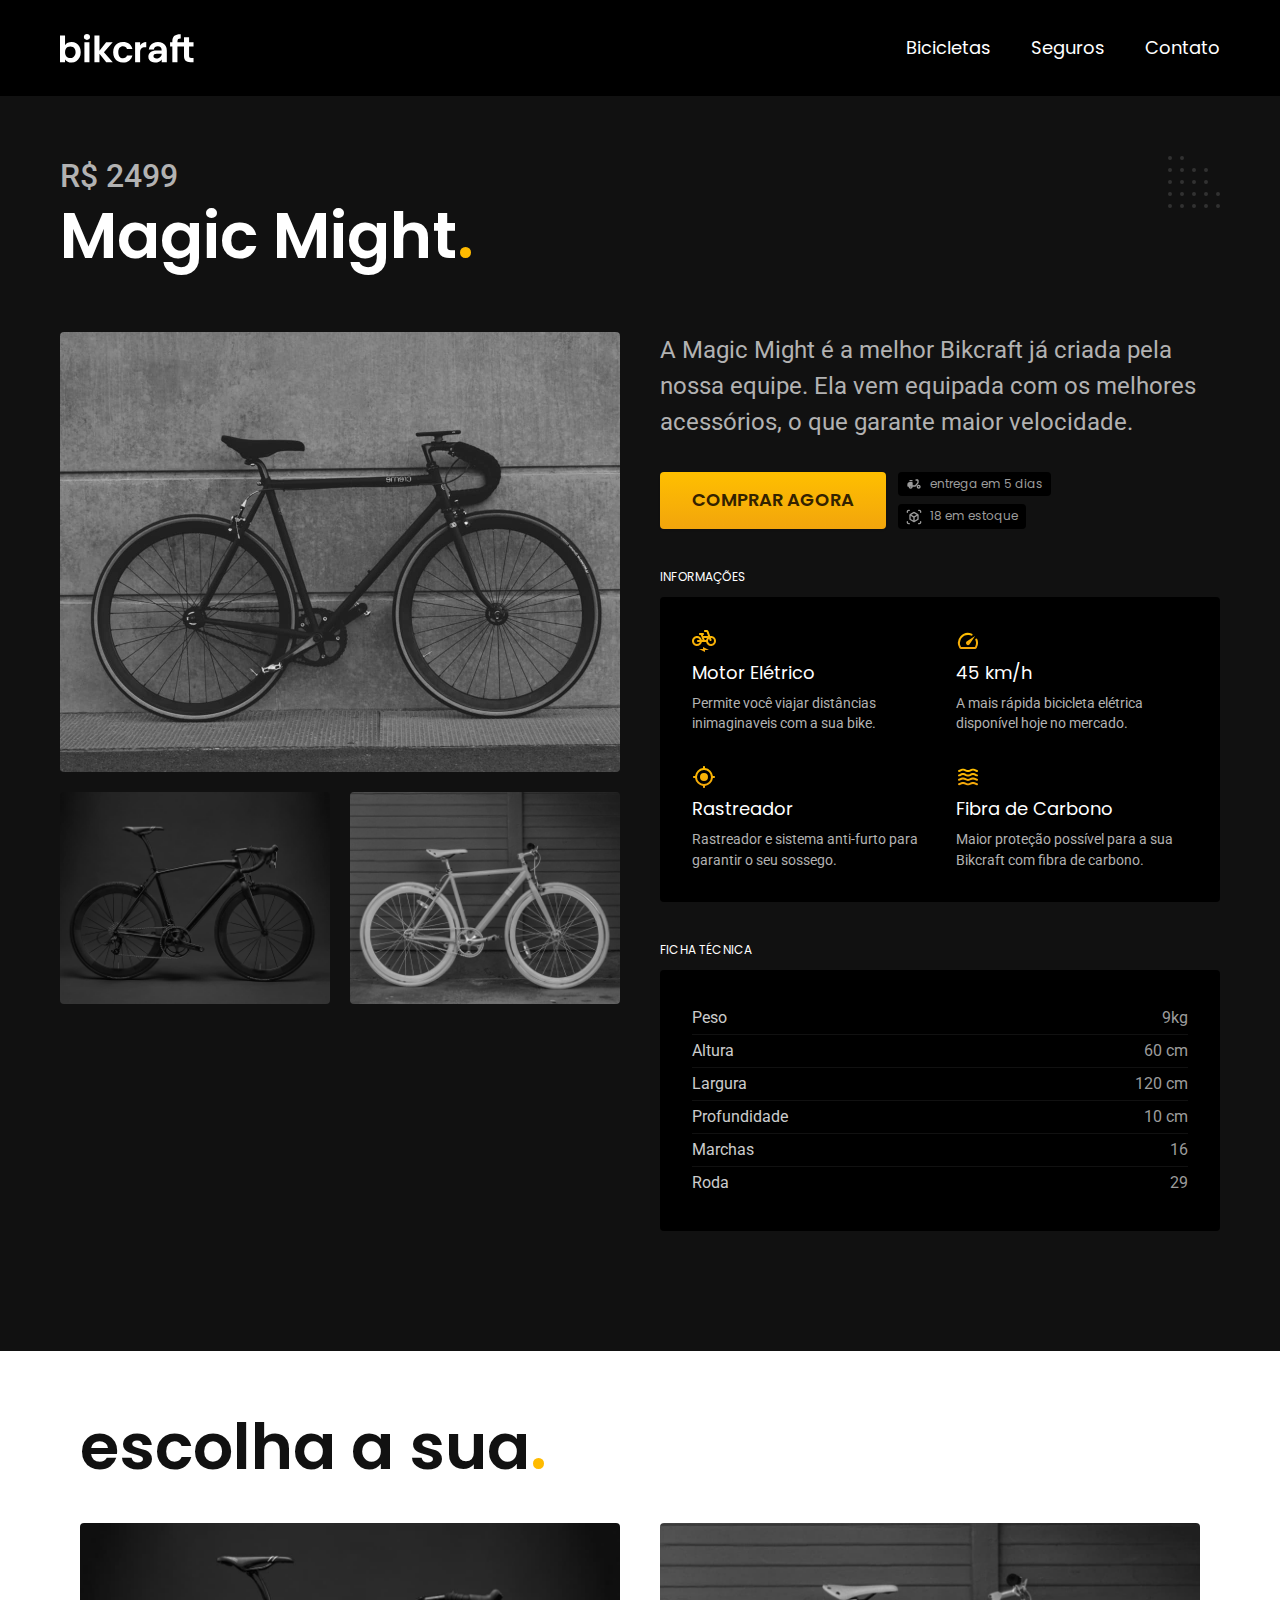
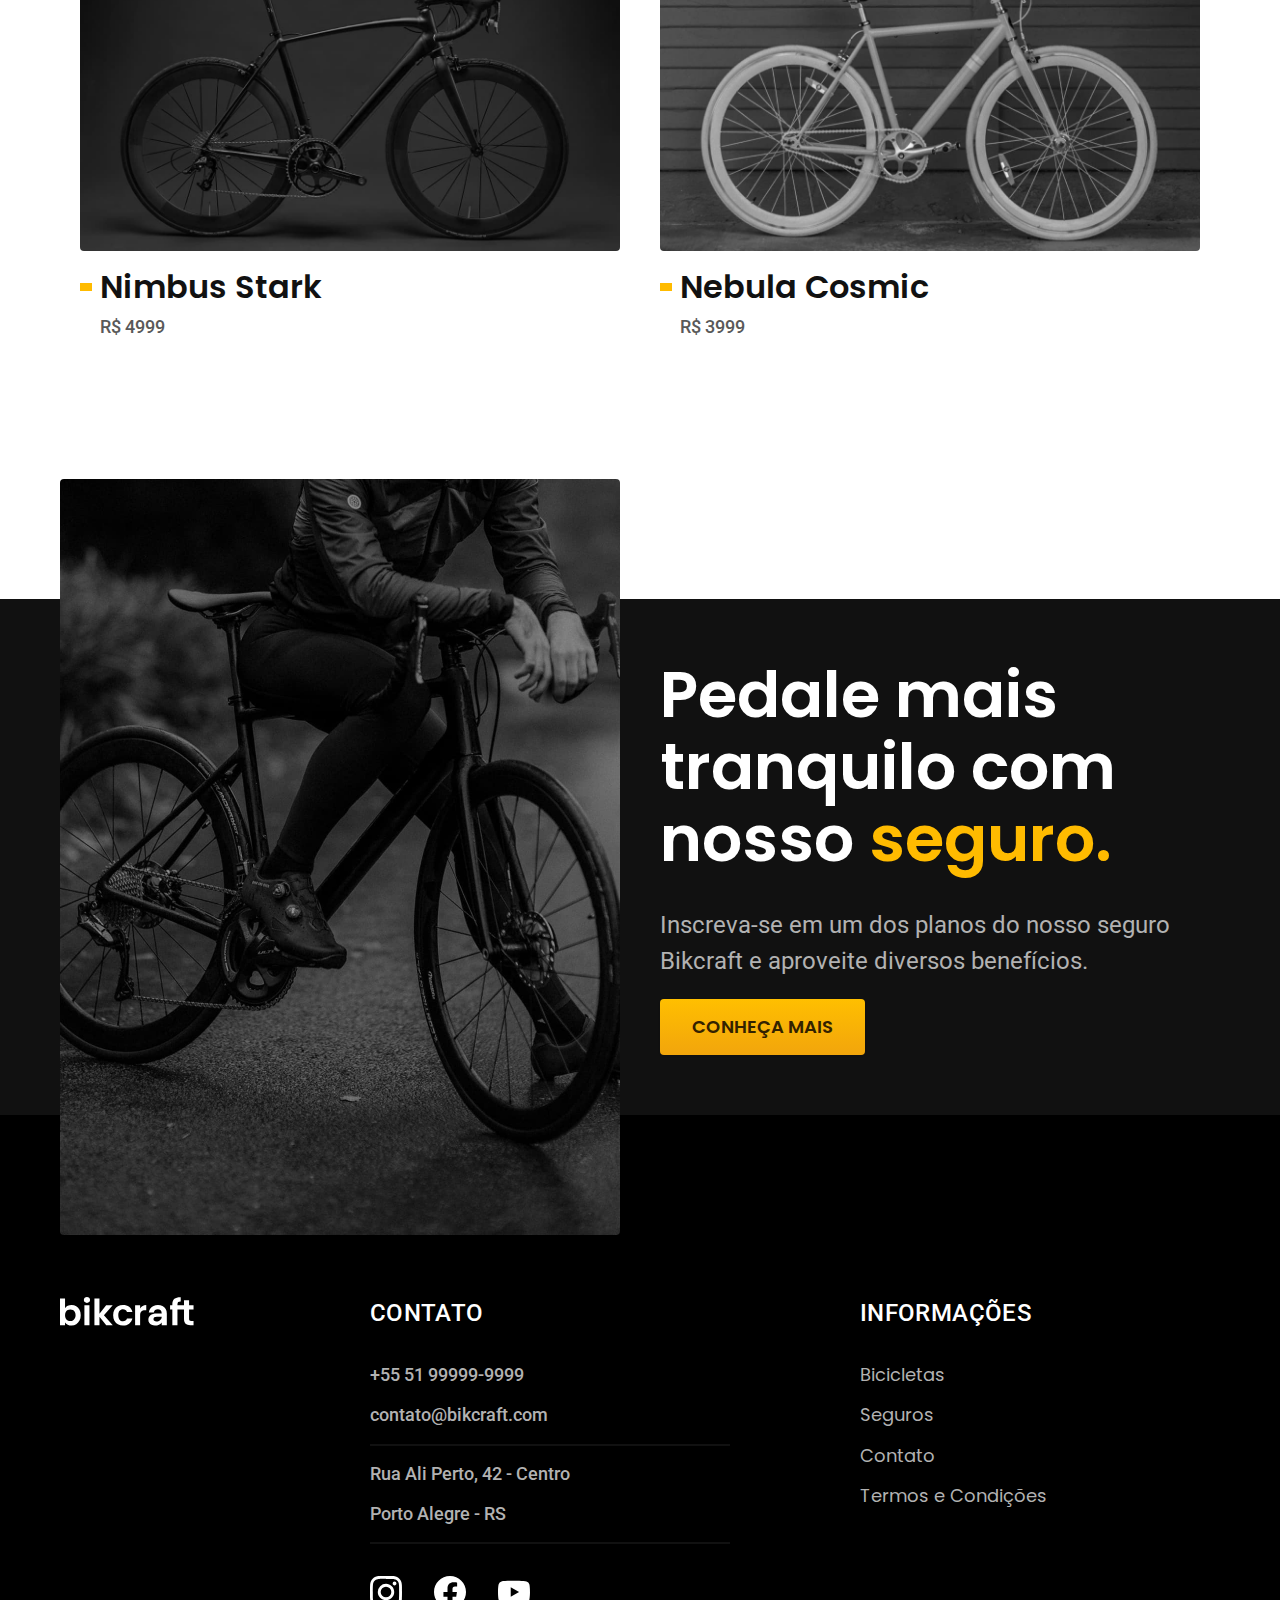
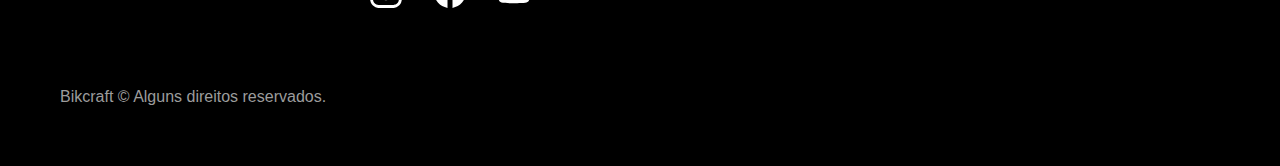
<file: bicicletas/magic.html>
<!DOCTYPE html>
<html lang="pt-br">

<head>
    <title>Magic | Bikcraft</title>
    <meta name="description" content="Termos e Condições.">
    <meta name="viewport" content="width=device-width, initial-scale=1.0">
    <meta charset="UTF-8">
    <link rel="stylesheet" href="../css/style.css">
    <link rel="preconnect" href="https://fonts.googleapis.com">
    <link rel="preconnect" href="https://fonts.gstatic.com" crossorigin>
    <link
        href="https://fonts.googleapis.com/css2?family=Merriweather:ital,wght@1,900&family=Poppins:wght@400;600&family=Roboto:wght@400;500&display=swap"
        rel="stylesheet">
</head>

<body id="bicicleta">

    <header class="header-bg">
        <div class="header container">
            <a href="../index.html"><img src="../img/bikcraft.svg" alt="Bikcraft"></a>
            <nav aria-label="primaria">
                <ul class="header-menu font-1-m cor-0">
                    <li><a href="../bicicletas.html">Bicicletas</a></li>
                    <li><a href="../seguros.html">Seguros</a></li>
                    <li><a href="../contato.html">Contato</a></li>
                </ul>
            </nav>
        </div>
    </header>

    <main class="titulo-bg">
        <div>
            <div class="titulo container">
                <p class="font-2-xl cor-5">R$ 2499</p>
                <h1 class="font-1-xxl cor-0">Magic Might<span class="cor-p1">.</span></h1>
            </div>
        </div>

        <div class="bicicleta container">
            <div class="bicicleta-imagens">
                <img src="../img/bicicleta/nimbus2.jpg" alt="">
                <img src="../img/bicicleta/nimbus1.jpg" alt="">
                <img src="../img/bicicleta/nimbus3.jpg" alt="">
            </div>
            <div class="bicicleta-conteudo">
                <p class="font-2-l cor-5">A Magic Might é a melhor Bikcraft já criada pela nossa equipe. Ela vem
                    equipada com os melhores acessórios, o que garante maior velocidade.</p>
                <div class="bicicleta-comprar">
                    <a class="botao" href="../orcamento.html?tipo=bikcraft&produto=magic">Comprar Agora</a>
                    <span class="font-1-xs cor-6"><img src="../img/icones/entrega.svg" alt=""> entrega em 5 dias</span>
                    <span class="font-1-xs cor-6"><img src="../img/icones/estoque.svg" alt=""> 18 em estoque</span>
                </div>
                <h2 class="font-1-xs cor-0">Informações</h2>
                <ul class="bicicleta-informacoes">
                    <li>
                        <img src="../img/icones/eletrica.svg" alt="">
                        <h3 class="font-1-m cor-0">Motor Elétrico</h3>
                        <p class="font-2-xs cor-5">Permite você viajar distâncias inimaginaveis com a sua bike.</p>
                    </li>
                    <li>
                        <img src="../img/icones/velocidade.svg" alt="">
                        <h3 class="font-1-m cor-0">45 km/h</h3>
                        <p class="font-2-xs cor-5">A mais rápida bicicleta elétrica disponível hoje no mercado.</p>
                    </li>
                    <li>
                        <img src="../img/icones/rastreador.svg" alt="">
                        <h3 class="font-1-m cor-0">Rastreador</h3>
                        <p class="font-2-xs cor-5">Rastreador e sistema anti-furto para garantir o seu sossego.</p>
                    </li>
                    <li>
                        <img src="../img/icones/carbono.svg" alt="">
                        <h3 class="font-1-m cor-0">Fibra de Carbono</h3>
                        <p class="font-2-xs cor-5">Maior proteção possível para a sua Bikcraft com fibra de carbono.</p>
                    </li>
                </ul>
                <h2 class="font-1-xs cor-0">Ficha técnica</h2>
                <ul class="bicicleta-ficha font-2-s cor-4">
                    <li>Peso <span>9kg</span></li>
                    <li>Altura <span>60 cm</span></li>
                    <li>Largura <span>120 cm</span></li>
                    <li>Profundidade <span>10 cm</span></li>
                    <li>Marchas <span>16</span></li>
                    <li>Roda <span>29</span></li>
                </ul>
            </div>
        </div>
    </main>

    <article class="bicicletas-lista container">
        <h2 class="font-1-xxl">escolha a sua<span class="cor-p1">.</span></h2>

        <ul>
            <li>
                <a href="./nimbus.html">
                    <img src="../img/bicicletas/nimbus.jpg" alt="Bicicleta preta">
                    <h3 class="font-1-xl">Nimbus Stark</h3>
                    <span class="font-2-m cor-8">R$ 4999</span>
                </a>
            </li>
            <li>
                <a href="./nebula.html">
                    <img src="../img/bicicletas/nebula.jpg" alt="Bicicleta preta">
                    <h3 class="font-1-xl">Nebula Cosmic</h3>
                    <span class="font-2-m cor-8">R$ 3999</span>
                </a>
            </li>
        </ul>
    </article>

    <article class="seguro-bg">
        <div class="seguro container">
            <div class="seguro-imagem">
                <img src="../img/fotos/seguros.jpg" alt="pessoa parada em cima de uma bicicleta">
            </div>
            <div class="seguro-conteudo">
                <h2 class="font-1-xxl cor-0">Pedale mais tranquilo com nosso <span class="cor-p1">seguro.</span></h2>
                <p class="font-2-l cor-5">Inscreva-se em um dos planos do nosso seguro Bikcraft e aproveite diversos
                    benefícios.</p>
                <a class="botao" href="../seguros.html">Conheça Mais</a>
            </div>
        </div>
    </article>

    <footer class="footer-bg">
        <div class="footer container">
            <img src="../img/bikcraft.svg" alt="bikcraft">
            <div class="footer-contato">
                <h3 class="font-2-l-b cor-0">Contato</h3>
                <ul class="cor-5 font-2-m">
                    <li><a href="tel:+5551999999999">+55 51 99999-9999</a></li>
                    <li><a href="mailto:contato@bikcraft.com">contato@bikcraft.com</a></li>
                    <li>Rua Ali Perto, 42 - Centro</li>
                    <li>Porto Alegre - RS</li>
                </ul>
                <div class="footer-redes">
                    <a href="">
                        <img src="../img/redes/instagram.svg" alt=" Instagram">
                    </a>
                    <a href="">
                        <img src="../img/redes/facebook.svg" alt=" facebook">
                    </a>
                    <a href="">
                        <img src="../img/redes/youtube.svg" alt=" youtube">
                    </a>
                </div>
            </div>
            <div class="footer-info">
                <h3 class="font-2-l-b cor-0">Informações</h3>
                <nav>
                    <ul class="font-1-m cor-5">
                        <li><a href="../bicicletas.html">Bicicletas</a></li>
                        <li><a href="../seguros.html">Seguros</a></li>
                        <li><a href="../contato.html">Contato</a></li>
                        <li><a href="../termos.html">Termos e Condições</a></li>
                    </ul>
                </nav>
            </div>
            <p class="footer-copy font-2m cor-6">Bikcraft © Alguns direitos reservados.</p>
        </div>
    </footer>
    <script src="../js/script.js"></script>
</body>

</html>
</file>
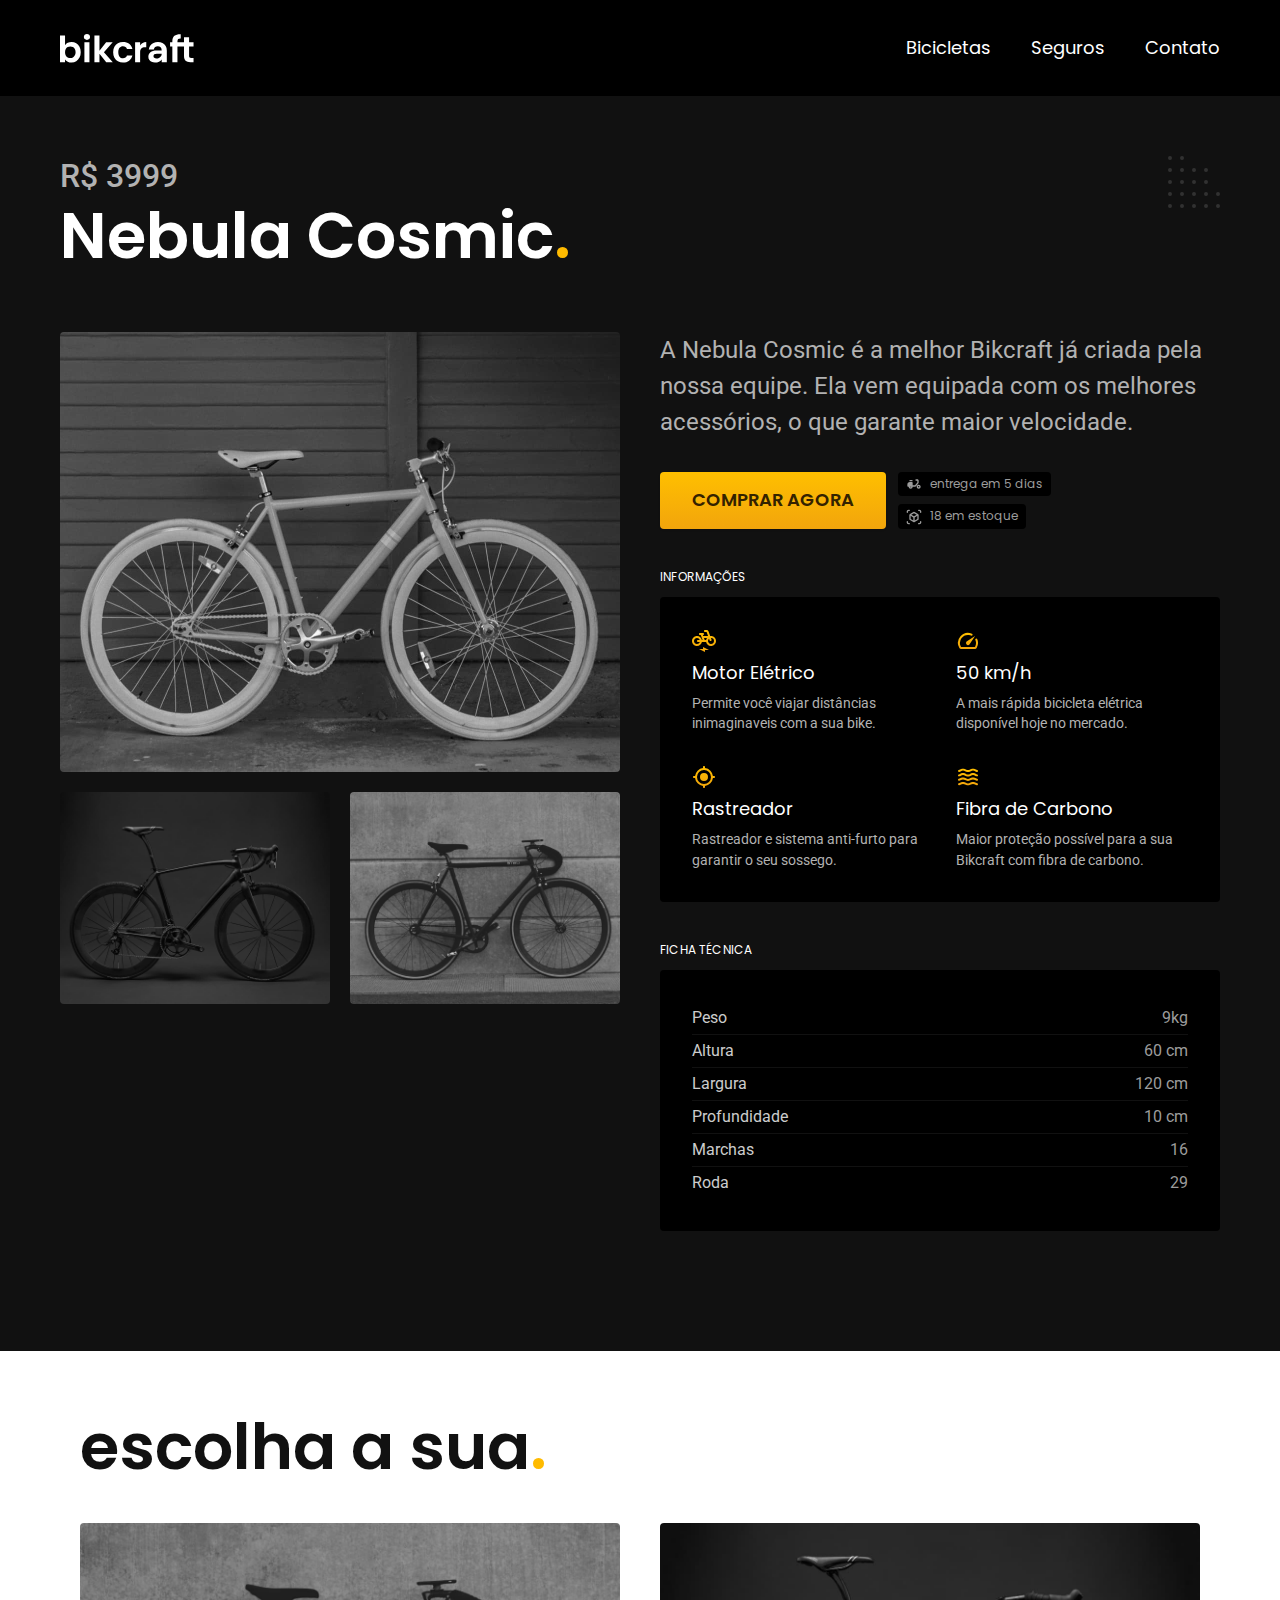
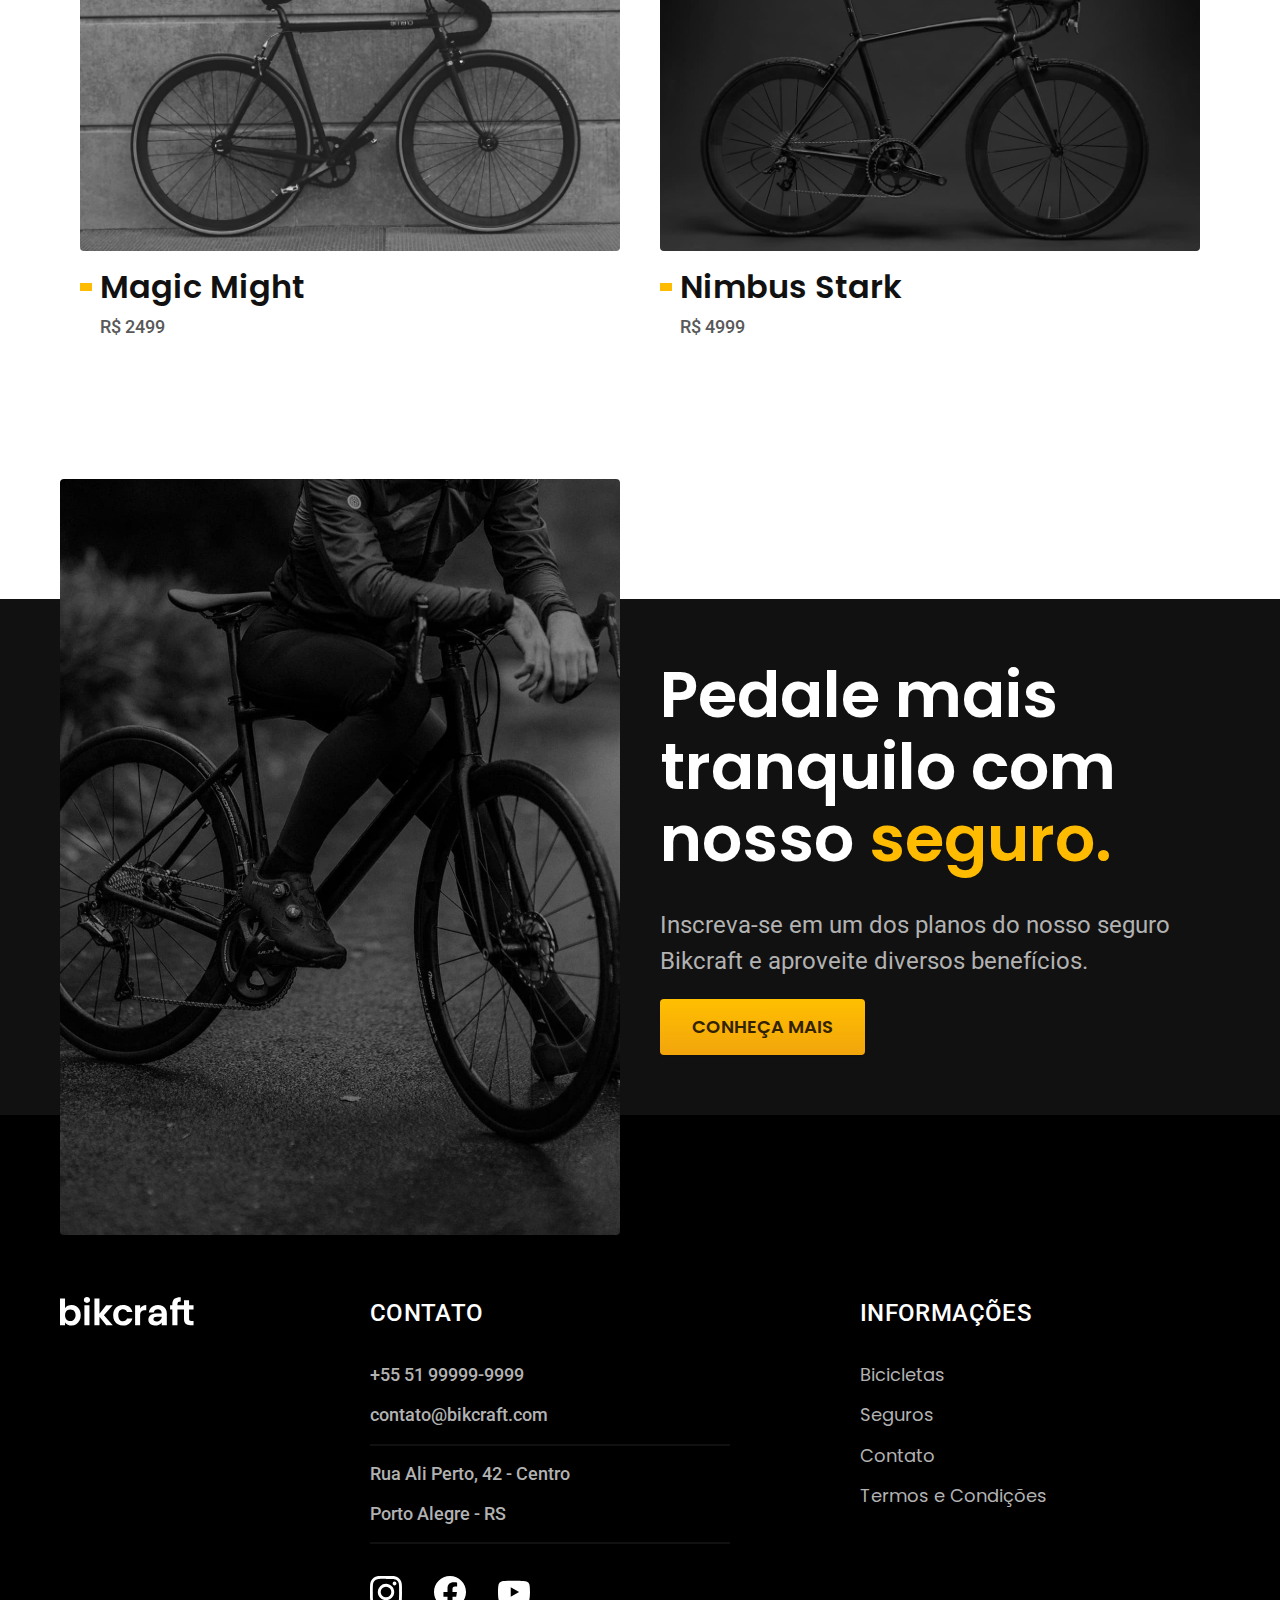
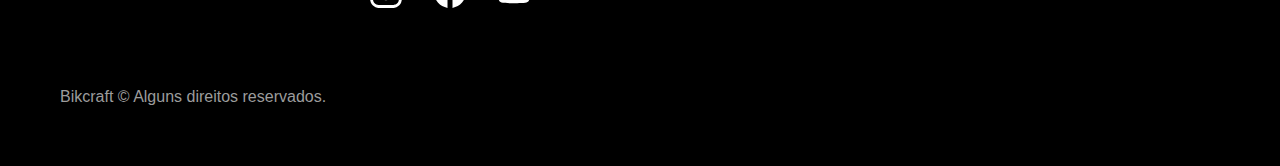
<file: bicicletas/nebula.html>
<!DOCTYPE html>
<html lang="pt-br">

<head>
    <title>Nebula | Bikcraft</title>
    <meta name="description" content="Termos e Condições.">
    <meta name="viewport" content="width=device-width, initial-scale=1.0">
    <meta charset="UTF-8">
    <link rel="stylesheet" href="../css/style.css">
    <link rel="preconnect" href="https://fonts.googleapis.com">
    <link rel="preconnect" href="https://fonts.gstatic.com" crossorigin>
    <link
        href="https://fonts.googleapis.com/css2?family=Merriweather:ital,wght@1,900&family=Poppins:wght@400;600&family=Roboto:wght@400;500&display=swap"
        rel="stylesheet">
</head>

<body id="bicicleta">

    <header class="header-bg">
        <div class="header container">
            <a href="../index.html"><img src="../img/bikcraft.svg" alt="Bikcraft"></a>
            <nav aria-label="primaria">
                <ul class="header-menu font-1-m cor-0">
                    <li><a href="../bicicletas.html">Bicicletas</a></li>
                    <li><a href="../seguros.html">Seguros</a></li>
                    <li><a href="../contato.html">Contato</a></li>
                </ul>
            </nav>
        </div>
    </header>

    <main class="titulo-bg">
        <div>
            <div class="titulo container">
                <p class="font-2-xl cor-5">R$ 3999</p>
                <h1 class="font-1-xxl cor-0">Nebula Cosmic<span class="cor-p1">.</span></h1>
            </div>
        </div>

        <div class="bicicleta container">
            <div class="bicicleta-imagens">
                <img src="../img/bicicleta/nimbus3.jpg" alt="">
                <img src="../img/bicicleta/nimbus1.jpg" alt="">
                <img src="../img/bicicleta/nimbus2.jpg" alt="">
            </div>
            <div class="bicicleta-conteudo">
                <p class="font-2-l cor-5">A Nebula Cosmic é a melhor Bikcraft já criada pela nossa equipe. Ela vem
                    equipada com os melhores acessórios, o que garante maior velocidade.</p>
                <div class="bicicleta-comprar">
                    <a class="botao" href="../orcamento.html?tipo=bikcraft&produto=nebula">Comprar Agora</a>
                    <span class="font-1-xs cor-6"><img src="../img/icones/entrega.svg" alt=""> entrega em 5 dias</span>
                    <span class="font-1-xs cor-6"><img src="../img/icones/estoque.svg" alt=""> 18 em estoque</span>
                </div>
                <h2 class="font-1-xs cor-0">Informações</h2>
                <ul class="bicicleta-informacoes">
                    <li>
                        <img src="../img/icones/eletrica.svg" alt="">
                        <h3 class="font-1-m cor-0">Motor Elétrico</h3>
                        <p class="font-2-xs cor-5">Permite você viajar distâncias inimaginaveis com a sua bike.</p>
                    </li>
                    <li>
                        <img src="../img/icones/velocidade.svg" alt="">
                        <h3 class="font-1-m cor-0">50 km/h</h3>
                        <p class="font-2-xs cor-5">A mais rápida bicicleta elétrica disponível hoje no mercado.</p>
                    </li>
                    <li>
                        <img src="../img/icones/rastreador.svg" alt="">
                        <h3 class="font-1-m cor-0">Rastreador</h3>
                        <p class="font-2-xs cor-5">Rastreador e sistema anti-furto para garantir o seu sossego.</p>
                    </li>
                    <li>
                        <img src="../img/icones/carbono.svg" alt="">
                        <h3 class="font-1-m cor-0">Fibra de Carbono</h3>
                        <p class="font-2-xs cor-5">Maior proteção possível para a sua Bikcraft com fibra de carbono.</p>
                    </li>
                </ul>
                <h2 class="font-1-xs cor-0">Ficha técnica</h2>
                <ul class="bicicleta-ficha font-2-s cor-4">
                    <li>Peso <span>9kg</span></li>
                    <li>Altura <span>60 cm</span></li>
                    <li>Largura <span>120 cm</span></li>
                    <li>Profundidade <span>10 cm</span></li>
                    <li>Marchas <span>16</span></li>
                    <li>Roda <span>29</span></li>
                </ul>
            </div>
        </div>
    </main>

    <article class="bicicletas-lista container">
        <h2 class="font-1-xxl">escolha a sua<span class="cor-p1">.</span></h2>

        <ul>
            <li>
                <a href="./magic.html">
                    <img src="../img/bicicletas/magic.jpg" alt="Bicicleta preta">
                    <h3 class="font-1-xl">Magic Might</h3>
                    <span class="font-2-m cor-8">R$ 2499</span>
                </a>
            </li>
            <li>
                <a href="./nimbus.html">
                    <img src="../img/bicicletas/nimbus.jpg" alt="Bicicleta preta">
                    <h3 class="font-1-xl">Nimbus Stark</h3>
                    <span class="font-2-m cor-8">R$ 4999</span>
                </a>
            </li>
        </ul>
    </article>

    <article class="seguro-bg">
        <div class="seguro container">
            <div class="seguro-imagem">
                <img src="../img/fotos/seguros.jpg" alt="pessoa parada em cima de uma bicicleta">
            </div>
            <div class="seguro-conteudo">
                <h2 class="font-1-xxl cor-0">Pedale mais tranquilo com nosso <span class="cor-p1">seguro.</span></h2>
                <p class="font-2-l cor-5">Inscreva-se em um dos planos do nosso seguro Bikcraft e aproveite diversos
                    benefícios.</p>
                <a class="botao" href="../seguros.html">Conheça Mais</a>
            </div>
        </div>
    </article>

    <footer class="footer-bg">
        <div class="footer container">
            <img src="../img/bikcraft.svg" alt="bikcraft">
            <div class="footer-contato">
                <h3 class="font-2-l-b cor-0">Contato</h3>
                <ul class="cor-5 font-2-m">
                    <li><a href="tel:+5551999999999">+55 51 99999-9999</a></li>
                    <li><a href="mailto:contato@bikcraft.com">contato@bikcraft.com</a></li>
                    <li>Rua Ali Perto, 42 - Centro</li>
                    <li>Porto Alegre - RS</li>
                </ul>
                <div class="footer-redes">
                    <a href="">
                        <img src="../img/redes/instagram.svg" alt=" Instagram">
                    </a>
                    <a href="">
                        <img src="../img/redes/facebook.svg" alt=" facebook">
                    </a>
                    <a href="">
                        <img src="../img/redes/youtube.svg" alt=" youtube">
                    </a>
                </div>
            </div>
            <div class="footer-info">
                <h3 class="font-2-l-b cor-0">Informações</h3>
                <nav>
                    <ul class="font-1-m cor-5">
                        <li><a href="../bicicletas.html">Bicicletas</a></li>
                        <li><a href="../seguros.html">Seguros</a></li>
                        <li><a href="../contato.html">Contato</a></li>
                        <li><a href="../termos.html">Termos e Condições</a></li>
                    </ul>
                </nav>
            </div>
            <p class="footer-copy font-2m cor-6">Bikcraft © Alguns direitos reservados.</p>
        </div>
    </footer>
    <script src="../js/script.js"></script>
</body>

</html>
</file>
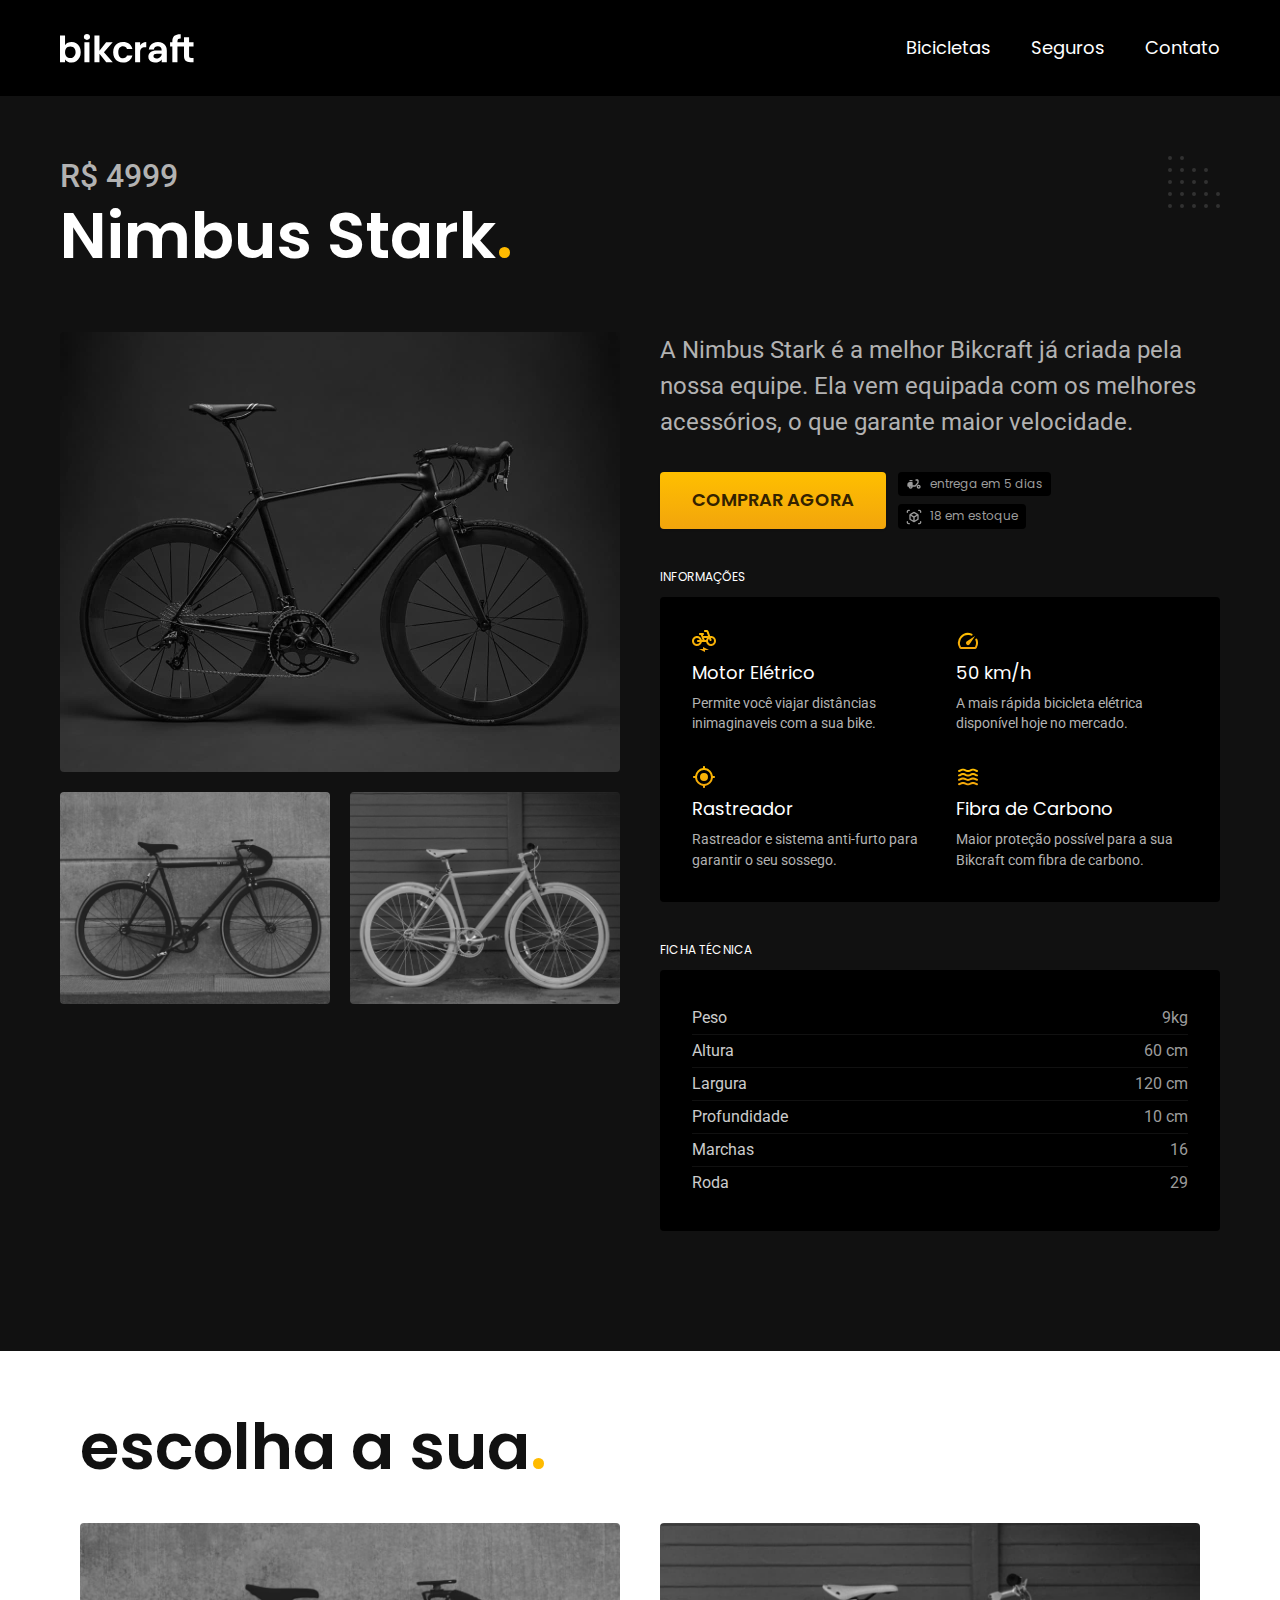
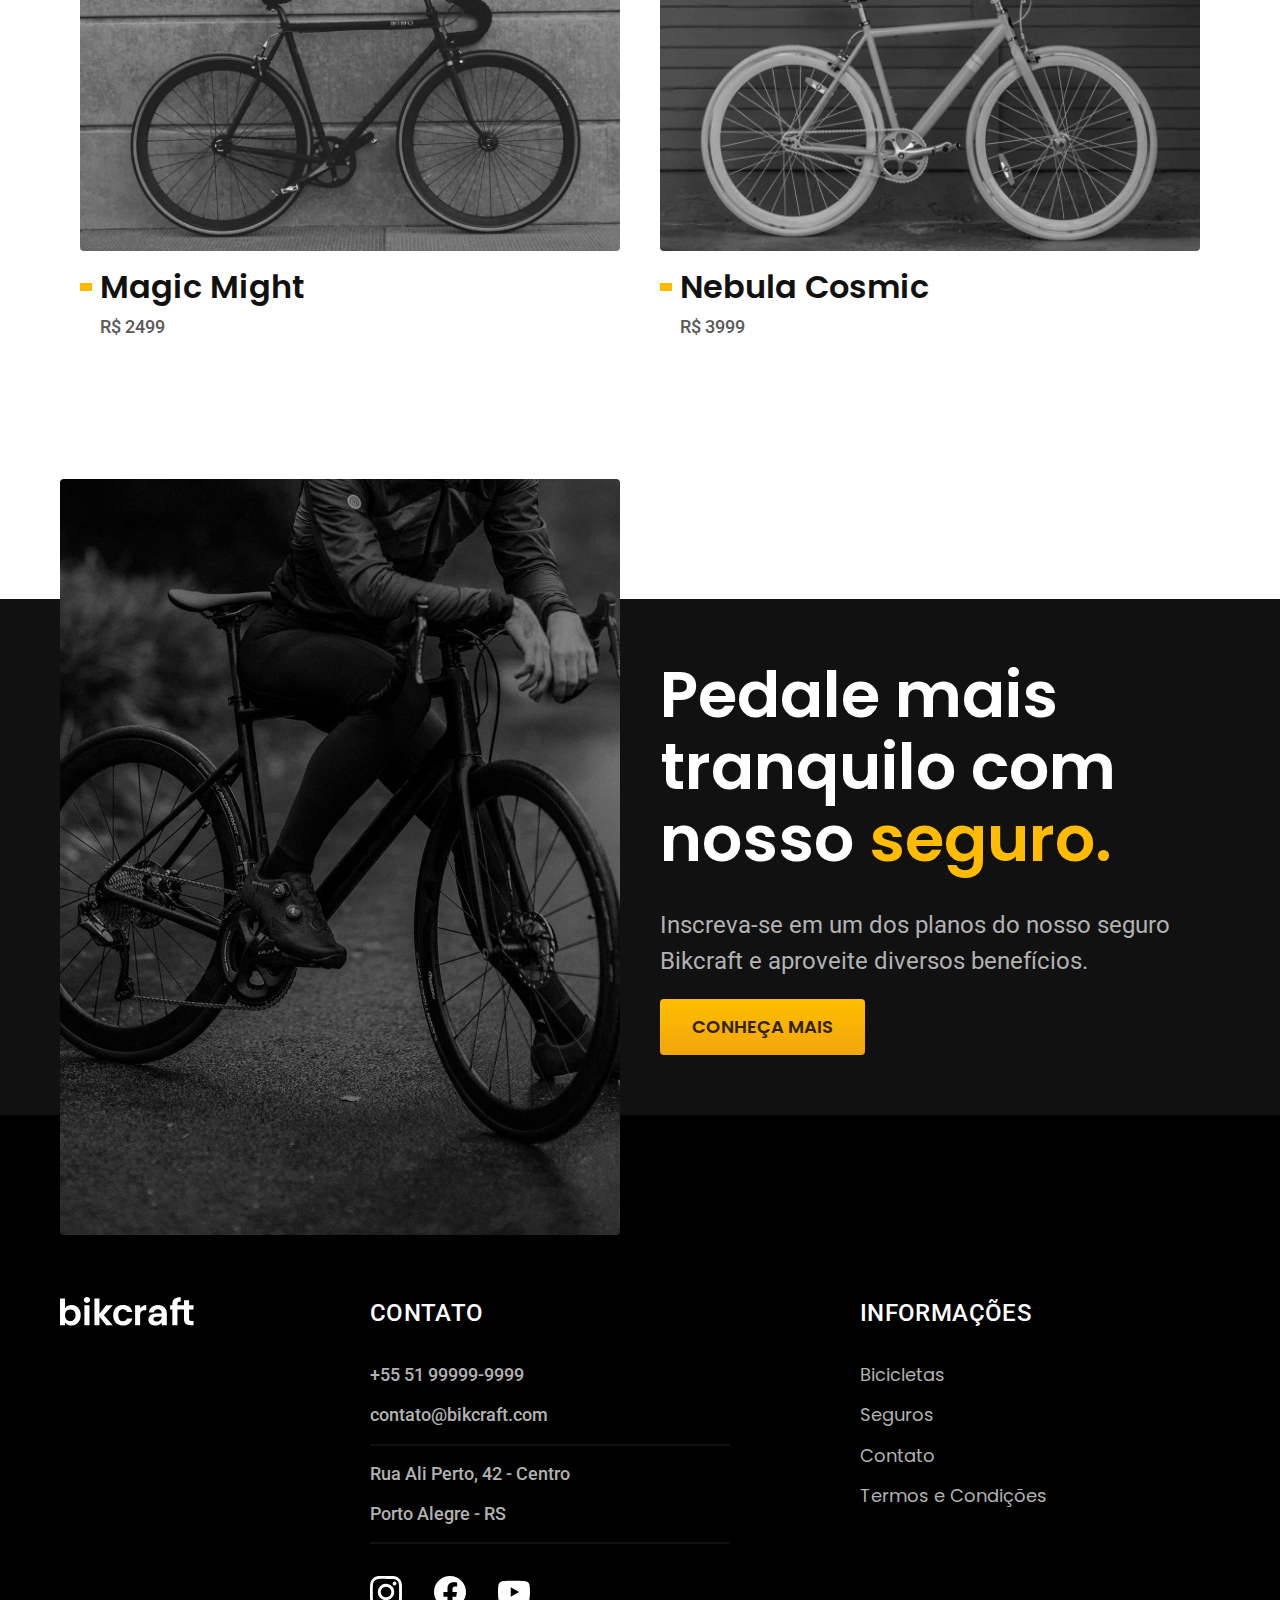
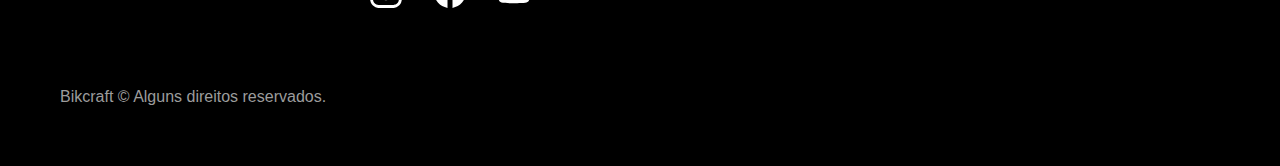
<file: bicicletas/nimbus.html>
<!DOCTYPE html>
<html lang="pt-br">

<head>
    <title>Nimbus | Bikcraft</title>
    <meta name="description" content="Termos e Condições.">
    <meta name="viewport" content="width=device-width, initial-scale=1.0">
    <meta charset="UTF-8">
    <link rel="stylesheet" href="../css/style.css">
    <link rel="preconnect" href="https://fonts.googleapis.com">
    <link rel="preconnect" href="https://fonts.gstatic.com" crossorigin>
    <link
        href="https://fonts.googleapis.com/css2?family=Merriweather:ital,wght@1,900&family=Poppins:wght@400;600&family=Roboto:wght@400;500&display=swap"
        rel="stylesheet">
</head>

<body id="bicicleta">

    <header class="header-bg">
        <div class="header container">
            <a href="../index.html"><img src="../img/bikcraft.svg" alt="Bikcraft"></a>
            <nav aria-label="primaria">
                <ul class="header-menu font-1-m cor-0">
                    <li><a href="../bicicletas.html">Bicicletas</a></li>
                    <li><a href="../seguros.html">Seguros</a></li>
                    <li><a href="../contato.html">Contato</a></li>
                </ul>
            </nav>
        </div>
    </header>

    <main class="titulo-bg">
        <div>
            <div class="titulo container">
                <p class="font-2-xl cor-5">R$ 4999</p>
                <h1 class="font-1-xxl cor-0">Nimbus Stark<span class="cor-p1">.</span></h1>
            </div>
        </div>

        <div class="bicicleta container">
            <div class="bicicleta-imagens">
                <img src="../img/bicicleta/nimbus1.jpg" alt="">
                <img src="../img/bicicleta/nimbus2.jpg" alt="">
                <img src="../img/bicicleta/nimbus3.jpg" alt="">
            </div>
            <div class="bicicleta-conteudo">
                <p class="font-2-l cor-5">A Nimbus Stark é a melhor Bikcraft já criada pela nossa equipe. Ela vem
                    equipada com os melhores acessórios, o que garante maior velocidade.</p>
                <div class="bicicleta-comprar">
                    <a class="botao" href="../orcamento.html?tipo=bikcraft&produto=nimbus">Comprar Agora</a>
                    <span class="font-1-xs cor-6"><img src="../img/icones/entrega.svg" alt=""> entrega em 5 dias</span>
                    <span class="font-1-xs cor-6"><img src="../img/icones/estoque.svg" alt=""> 18 em estoque</span>
                </div>
                <h2 class="font-1-xs cor-0">Informações</h2>
                <ul class="bicicleta-informacoes">
                    <li>
                        <img src="../img/icones/eletrica.svg" alt="">
                        <h3 class="font-1-m cor-0">Motor Elétrico</h3>
                        <p class="font-2-xs cor-5">Permite você viajar distâncias inimaginaveis com a sua bike.</p>
                    </li>
                    <li>
                        <img src="../img/icones/velocidade.svg" alt="">
                        <h3 class="font-1-m cor-0">50 km/h</h3>
                        <p class="font-2-xs cor-5">A mais rápida bicicleta elétrica disponível hoje no mercado.</p>
                    </li>
                    <li>
                        <img src="../img/icones/rastreador.svg" alt="">
                        <h3 class="font-1-m cor-0">Rastreador</h3>
                        <p class="font-2-xs cor-5">Rastreador e sistema anti-furto para garantir o seu sossego.</p>
                    </li>
                    <li>
                        <img src="../img/icones/carbono.svg" alt="">
                        <h3 class="font-1-m cor-0">Fibra de Carbono</h3>
                        <p class="font-2-xs cor-5">Maior proteção possível para a sua Bikcraft com fibra de carbono.</p>
                    </li>
                </ul>
                <h2 class="font-1-xs cor-0">Ficha técnica</h2>
                <ul class="bicicleta-ficha font-2-s cor-4">
                    <li>Peso <span>9kg</span></li>
                    <li>Altura <span>60 cm</span></li>
                    <li>Largura <span>120 cm</span></li>
                    <li>Profundidade <span>10 cm</span></li>
                    <li>Marchas <span>16</span></li>
                    <li>Roda <span>29</span></li>
                </ul>
            </div>
        </div>
    </main>

    <article class="bicicletas-lista container">
        <h2 class="font-1-xxl">escolha a sua<span class="cor-p1">.</span></h2>

        <ul>
            <li>
                <a href="./magic.html">
                    <img src="../img/bicicletas/magic.jpg" alt="Bicicleta preta">
                    <h3 class="font-1-xl">Magic Might</h3>
                    <span class="font-2-m cor-8">R$ 2499</span>
                </a>
            </li>
            <li>
                <a href="./nebula.html">
                    <img src="../img/bicicletas/nebula.jpg" alt="Bicicleta preta">
                    <h3 class="font-1-xl">Nebula Cosmic</h3>
                    <span class="font-2-m cor-8">R$ 3999</span>
                </a>
            </li>
        </ul>
    </article>

    <article class="seguro-bg">
        <div class="seguro container">
            <div class="seguro-imagem">
                <img src="../img/fotos/seguros.jpg" alt="pessoa parada em cima de uma bicicleta">
            </div>
            <div class="seguro-conteudo">
                <h2 class="font-1-xxl cor-0">Pedale mais tranquilo com nosso <span class="cor-p1">seguro.</span></h2>
                <p class="font-2-l cor-5">Inscreva-se em um dos planos do nosso seguro Bikcraft e aproveite diversos
                    benefícios.</p>
                <a class="botao" href="../seguros.html">Conheça Mais</a>
            </div>
        </div>
    </article>

    <footer class="footer-bg">
        <div class="footer container">
            <img src="../img/bikcraft.svg" alt="bikcraft">
            <div class="footer-contato">
                <h3 class="font-2-l-b cor-0">Contato</h3>
                <ul class="cor-5 font-2-m">
                    <li><a href="tel:+5551999999999">+55 51 99999-9999</a></li>
                    <li><a href="mailto:contato@bikcraft.com">contato@bikcraft.com</a></li>
                    <li>Rua Ali Perto, 42 - Centro</li>
                    <li>Porto Alegre - RS</li>
                </ul>
                <div class="footer-redes">
                    <a href="">
                        <img src="../img/redes/instagram.svg" alt=" Instagram">
                    </a>
                    <a href="">
                        <img src="../img/redes/facebook.svg" alt=" facebook">
                    </a>
                    <a href="">
                        <img src="../img/redes/youtube.svg" alt=" youtube">
                    </a>
                </div>
            </div>
            <div class="footer-info">
                <h3 class="font-2-l-b cor-0">Informações</h3>
                <nav>
                    <ul class="font-1-m cor-5">
                        <li><a href="../bicicletas.html">Bicicletas</a></li>
                        <li><a href="../seguros.html">Seguros</a></li>
                        <li><a href="../contato.html">Contato</a></li>
                        <li><a href="../termos.html">Termos e Condições</a></li>
                    </ul>
                </nav>
            </div>
            <p class="footer-copy font-2m cor-6">Bikcraft © Alguns direitos reservados.</p>
        </div>
    </footer>
    <script src="../js/script.js"></script>
</body>

</html>
</file>
<file: css/style.css>
@import "./global/global.css";
@import "./utilidades/tipografia.css";
@import "./utilidades/cores.css";
@import "./global/header.css";
@import "./global/footer.css";
@import "./utilidades/componentes.css";
@import "./utilidades/formulario.css";
@import "./home/introducao.css";
@import "./home/tecnologia.css";
@import "./home/parceiros.css";
@import "./home/depoimento.css";
@import "./bicicletas/bicicletas-lista.css";
@import "./bicicletas/bicicletas.css";
@import "./bicicleta/bicicleta.css";
@import "./bicicleta/seguro.css";
@import "./seguros/seguros.css";
@import "./seguros/vantagens.css";
@import "./seguros/perguntas.css";
@import "./contato/contato.css";
@import "./contato/lojas.css";
@import "./orcamento/orcamento.css";
@import "./termos/termos.css";
</file>
